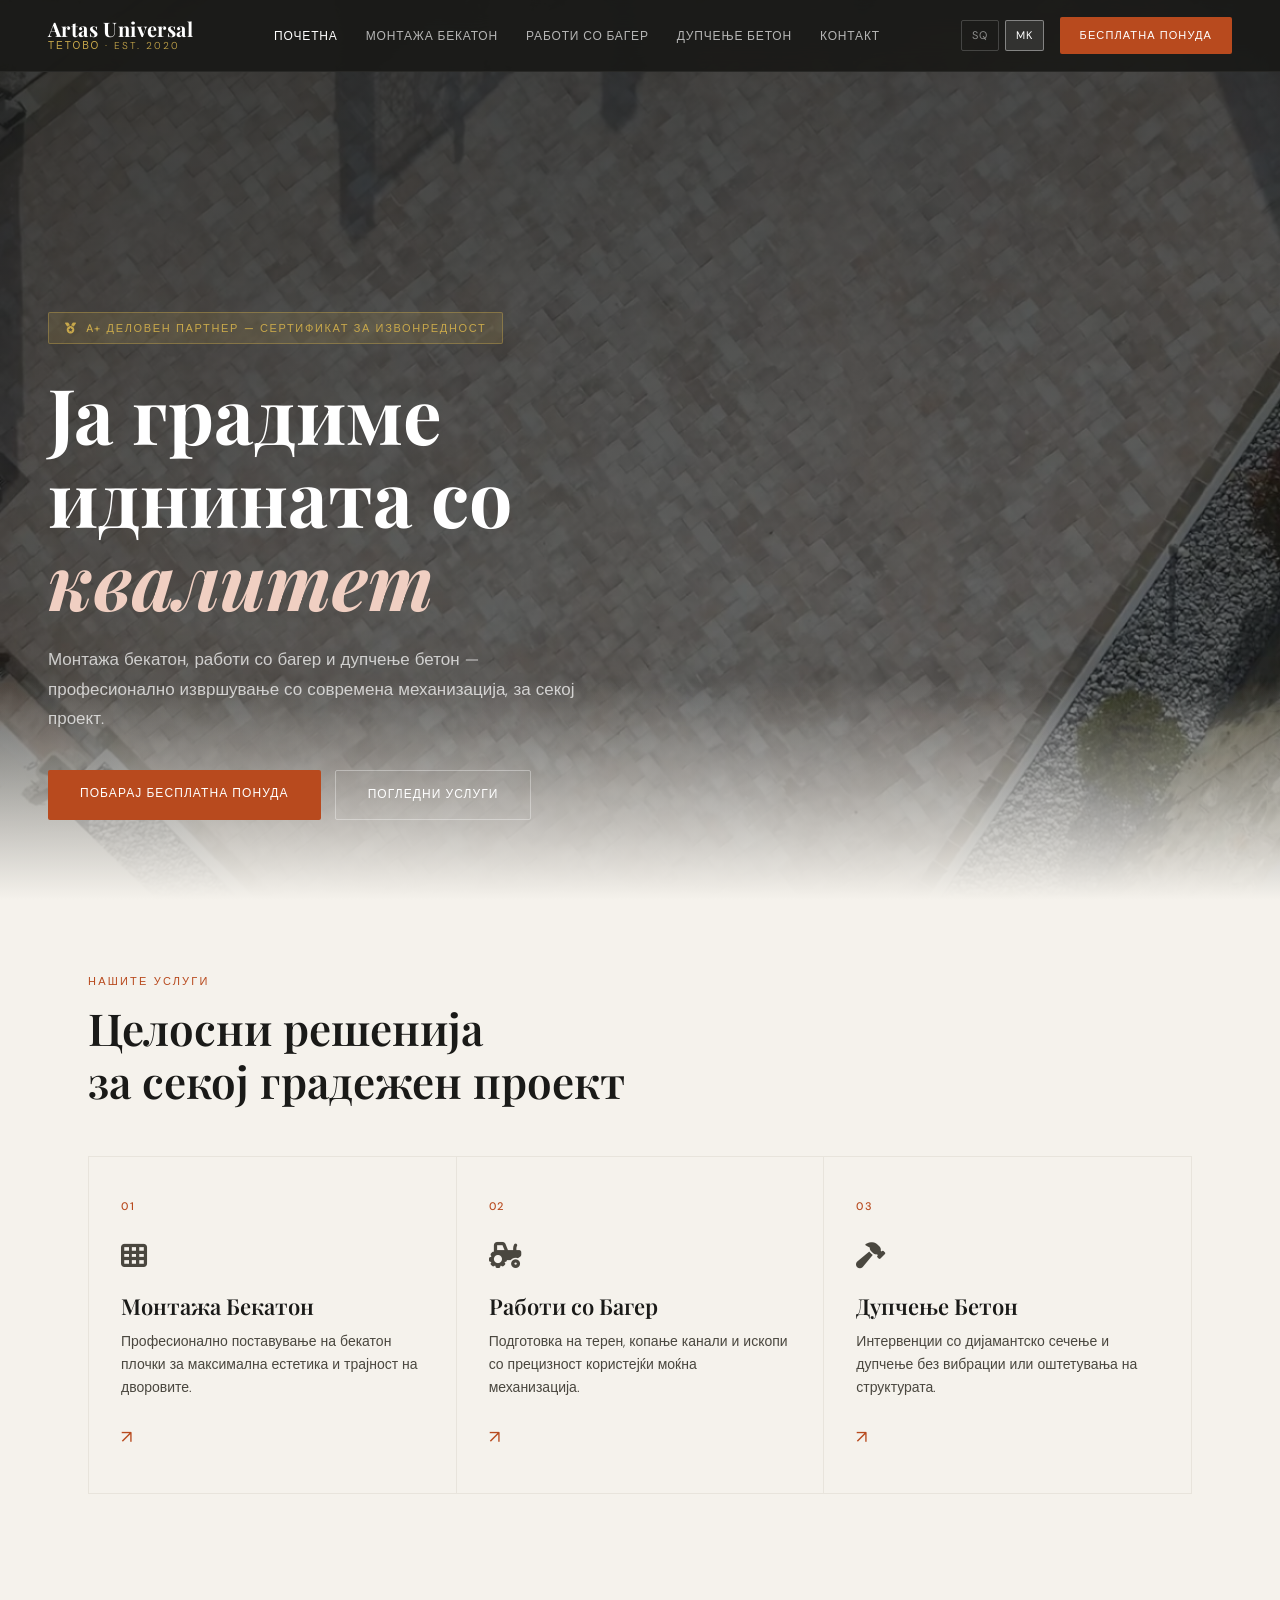
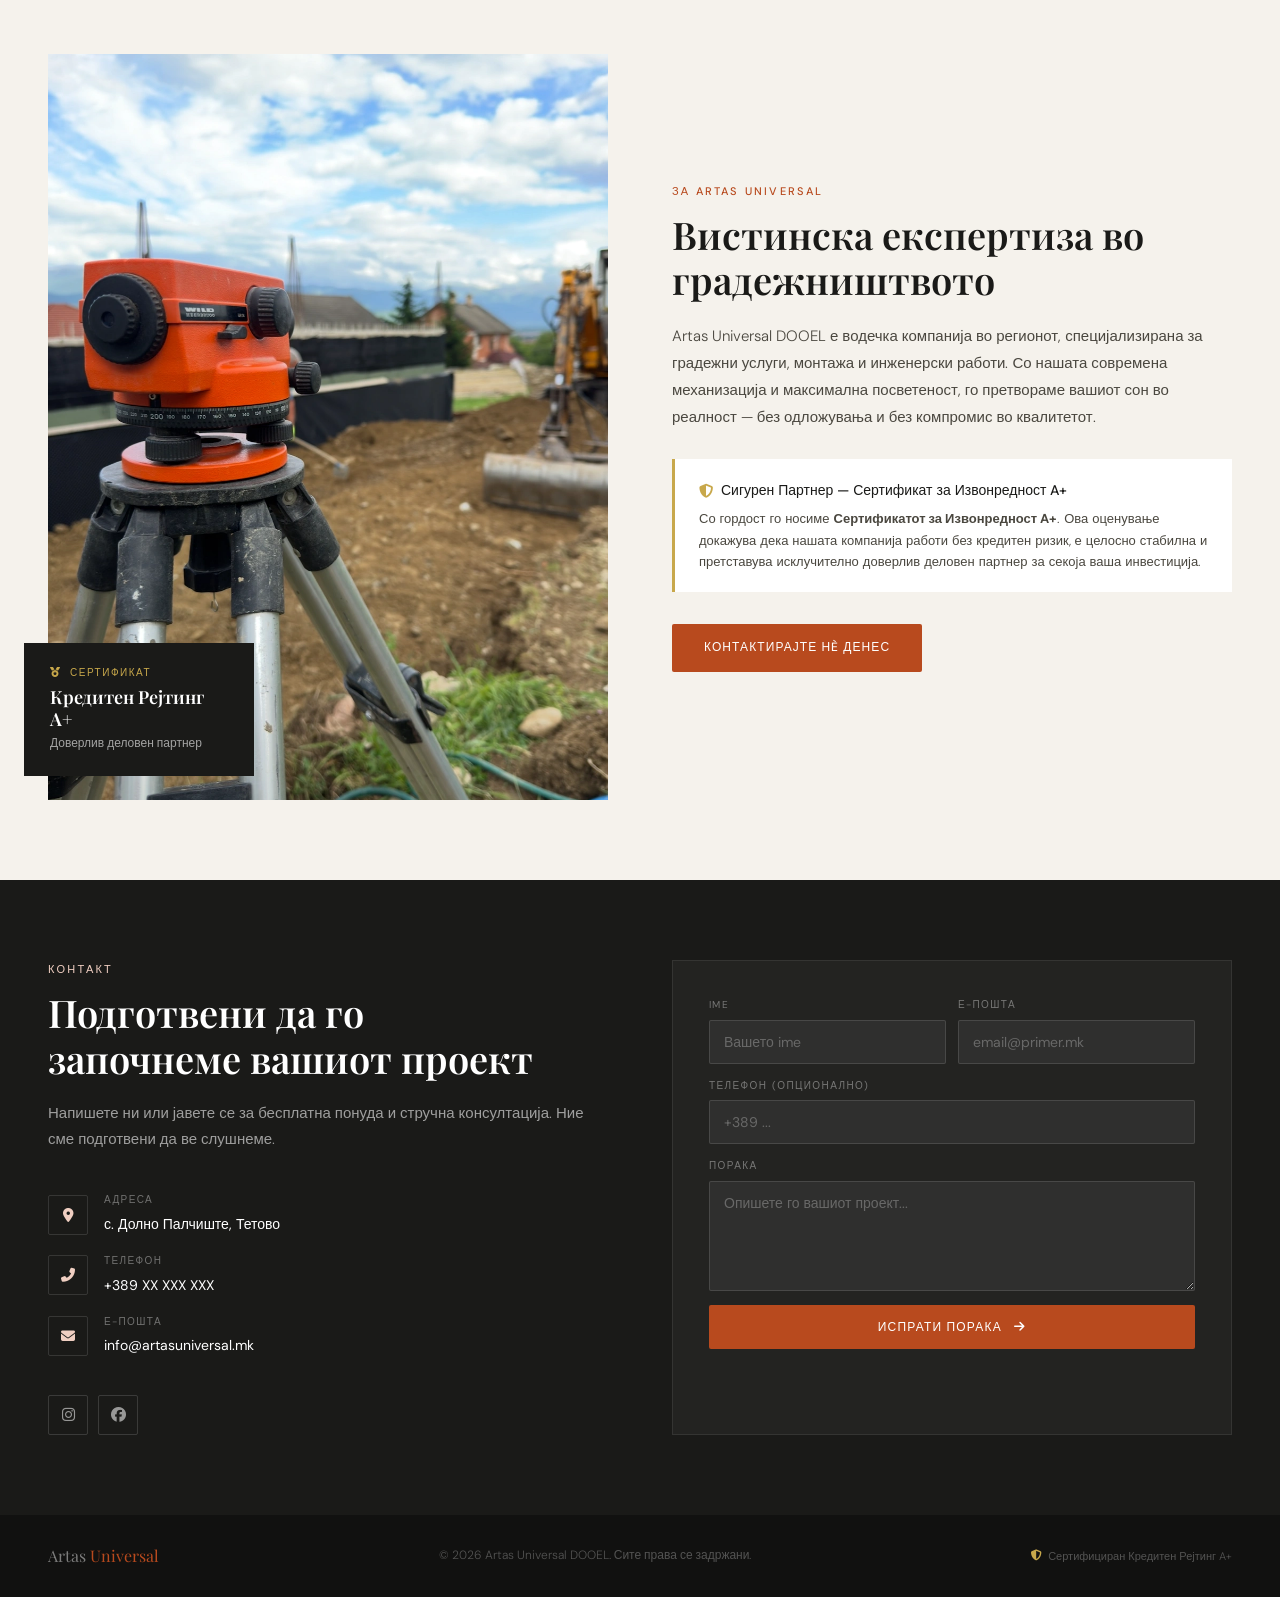
<file: mk/index.html>
<!DOCTYPE html>
<html lang="mk">
<head>
  <meta charset="UTF-8">
  <meta name="viewport" content="width=device-width, initial-scale=1.0">
  <title>Artas Universal — Професионални Градежни Услуги, Тетово</title>
  <meta name="description" content="Artas Universal — Кредитен рејтинг A+. Монтажа бекатон, работи со багер, дупчење бетон во Тетово.">
  <link rel="stylesheet" href="../style.css">
  <link rel="stylesheet" href="https://cdnjs.cloudflare.com/ajax/libs/font-awesome/6.4.0/css/all.min.css">
</head>
<body>

<nav>
  <div class="nav-inner">
    <a href="index.html" class="logo-wrap">
      <span class="logo-main">Artas Universal</span>
      <span class="logo-sub">Тетово · Est. 2020</span>
    </a>
    <ul class="nav-links">
      <li><a href="index.html" class="active">Почетна</a></li>
      <li><a href="bekaton.html">Монтажа Бекатон</a></li>
      <li><a href="eskavator.html">Работи со Багер</a></li>
      <li><a href="shpuarje.html">Дупчење Бетон</a></li>
      <li><a href="index.html#kontakt">Контакт</a></li>
    </ul>
    <div class="nav-right">
      <div class="lang-switch">
        <a href="../sq/index.html" class="lang-btn">SQ</a>
        <a href="../mk/index.html" class="lang-btn active">MK</a>
      </div>
      <a href="#kontakt" class="nav-cta">Бесплатна Понуда</a>
    </div>
  </div>
</nav>

<!-- HERO -->
<section class="hero" style="background-image: linear-gradient(165deg, rgba(26,26,24,0.82) 0%, rgba(26,26,24,0.5) 100%), url('../IMG_2618.webp');">
  <div class="hero-inner">
    <div class="hero-badge">
      <i class="fas fa-medal"></i>
      A+ Деловен Партнер — Сертификат за Извонредност
    </div>
    <h1>Ја градиме<br>иднината со <em>квалитет</em></h1>
    <p class="hero-desc">Монтажа бекатон, работи со багер и дупчење бетон — професионално извршување со современа механизација, за секој проект.</p>
    <div class="hero-actions">
      <a href="#kontakt" class="btn-primary">Побарај Бесплатна Понуда</a>
      <a href="#uslugi" class="btn-ghost">Погледни Услуги</a>
    </div>
  </div>
</section>

<!-- SERVICES -->
<section id="uslugi" class="services-section">
  <span class="overline">Нашите Услуги</span>
  <h2 class="section-title">Целосни решенија<br>за секој градежен проект</h2>
  <div class="services-grid">
    <a href="bekaton.html" class="service-tile">
      <span class="tile-num">01</span>
      <div class="tile-icon"><i class="fas fa-th"></i></div>
      <h3>Монтажа Бекатон</h3>
      <p>Професионално поставување на бекатон плочки за максимална естетика и трајност на дворовите.</p>
      <span class="tile-arrow">↗</span>
    </a>
    <a href="eskavator.html" class="service-tile">
      <span class="tile-num">02</span>
      <div class="tile-icon"><i class="fas fa-tractor"></i></div>
      <h3>Работи со Багер</h3>
      <p>Подготовка на терен, копање канали и ископи со прецизност користејќи моќна механизација.</p>
      <span class="tile-arrow">↗</span>
    </a>
    <a href="shpuarje.html" class="service-tile">
      <span class="tile-num">03</span>
      <div class="tile-icon"><i class="fas fa-hammer"></i></div>
      <h3>Дупчење Бетон</h3>
      <p>Интервенции со дијамантско сечење и дупчење без вибрации или оштетувања на структурата.</p>
      <span class="tile-arrow">↗</span>
    </a>
  </div>
</section>

<!-- ABOUT -->
<section id="za-nas" class="about-section">
  <div class="about-inner">
    <div class="about-img-wrap">
      <img src="../IMG_2614.webp" alt="Artas Universal — Тим">
      <div class="about-badge">
        <p class="badge-label"><i class="fas fa-medal" style="color:var(--gold);margin-right:4px;"></i> Сертификат</p>
        <p class="badge-title">Кредитен Рејтинг A+</p>
        <p class="badge-sub">Доверлив деловен партнер</p>
      </div>
    </div>
    <div class="about-text">
      <span class="overline">За Artas Universal</span>
      <h2>Вистинска експертиза во градежништвото</h2>
      <p>Artas Universal DOOEL е водечка компанија во регионот, специјализирана за градежни услуги, монтажа и инженерски работи. Со нашата современа механизација и максимална посветеност, го претвораме вашиот сон во реалност — без одложувања и без компромис во квалитетот.</p>
      <div class="cert-block">
        <h4><i class="fas fa-shield-alt"></i> Сигурен Партнер — Сертификат за Извонредност A+</h4>
        <p>Со гордост го носиме <strong>Сертификатот за Извонредност A+</strong>. Ова оценување докажува дека нашата компанија работи без кредитен ризик, е целосно стабилна и претставува исклучително доверлив деловен партнер за секоја ваша инвестиција.</p>
      </div>
      <a href="#kontakt" class="btn-primary">Контактирајте Нè Денес</a>
    </div>
  </div>
</section>

<!-- CONTACT -->
<section id="kontakt" class="contact-section">
  <div class="contact-inner">
    <div class="contact-left">
      <span class="overline" style="color:var(--rust-light);">Контакт</span>
      <h2>Подготвени да го<br>започнеме вашиот проект</h2>
      <p>Напишете ни или јавете се за бесплатна понуда и стручна консултација. Ние сме подготвени да ве слушнеме.</p>
      <div class="contact-items">
        <div class="ci">
          <div class="ci-icon"><i class="fas fa-map-marker-alt"></i></div>
          <div class="ci-text"><span>Адреса</span><strong>с. Долно Палчиште, Тетово</strong></div>
        </div>
        <div class="ci">
          <div class="ci-icon"><i class="fas fa-phone-alt"></i></div>
          <div class="ci-text"><span>Телефон</span><strong>+389 XX XXX XXX</strong></div>
        </div>
        <div class="ci">
          <div class="ci-icon"><i class="fas fa-envelope"></i></div>
          <div class="ci-text"><span>Е-пошта</span><strong>info@artasuniversal.mk</strong></div>
        </div>
      </div>
      <div class="social-row">
        <a href="https://www.instagram.com/artasuniversal/" target="_blank" class="soc-btn"><i class="fab fa-instagram"></i></a>
        <a href="#" class="soc-btn"><i class="fab fa-facebook"></i></a>
      </div>
    </div>
    <div class="contact-form-wrap">
      <form action="https://api.web3forms.com/submit" method="POST">
        <input type="hidden" name="access_key" value="KODI_YTE_KETU">
        <div class="form-row">
          <div class="form-group"><label>Ime</label><input type="text" name="name" placeholder="Вашето ime" required></div>
          <div class="form-group"><label>Е-пошта</label><input type="email" name="email" placeholder="email@primer.mk" required></div>
        </div>
        <div class="form-group"><label>Телефон (опционално)</label><input type="text" name="phone" placeholder="+389 ..."></div>
        <div class="form-group"><label>Порака</label><textarea name="message" placeholder="Опишете го вашиот проект..." required></textarea></div>
        <button type="submit" class="form-submit">Испрати Порака <i class="fas fa-arrow-right" style="margin-left:8px;"></i></button>
      </form>
    </div>
  </div>
</section>

<footer>
  <div class="footer-inner">
    <div class="footer-logo">Artas <span>Universal</span></div>
    <p>&copy; 2026 Artas Universal DOOEL. Сите права се задржани.</p>
    <p class="footer-cert"><i class="fas fa-shield-alt"></i> Сертифициран Кредитен Рејтинг A+</p>
  </div>
</footer>

</body>
</html>
</file>
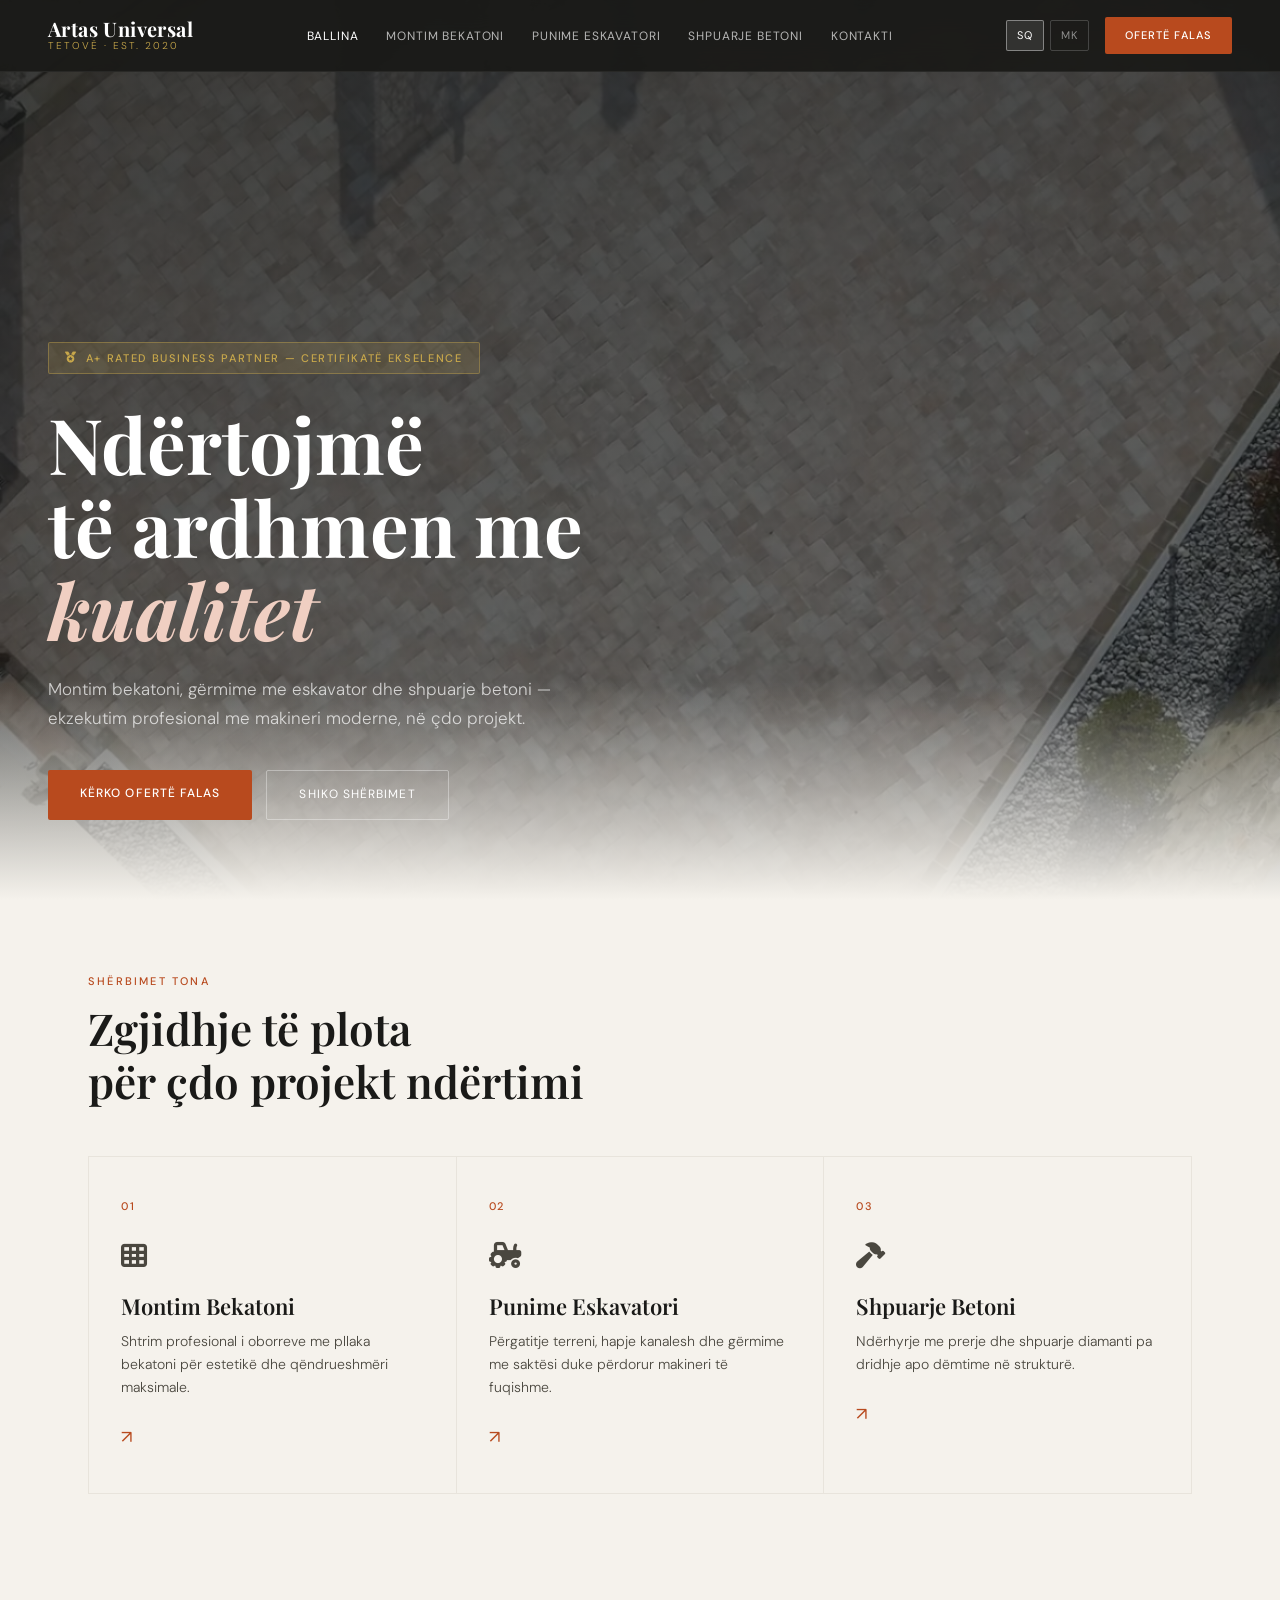
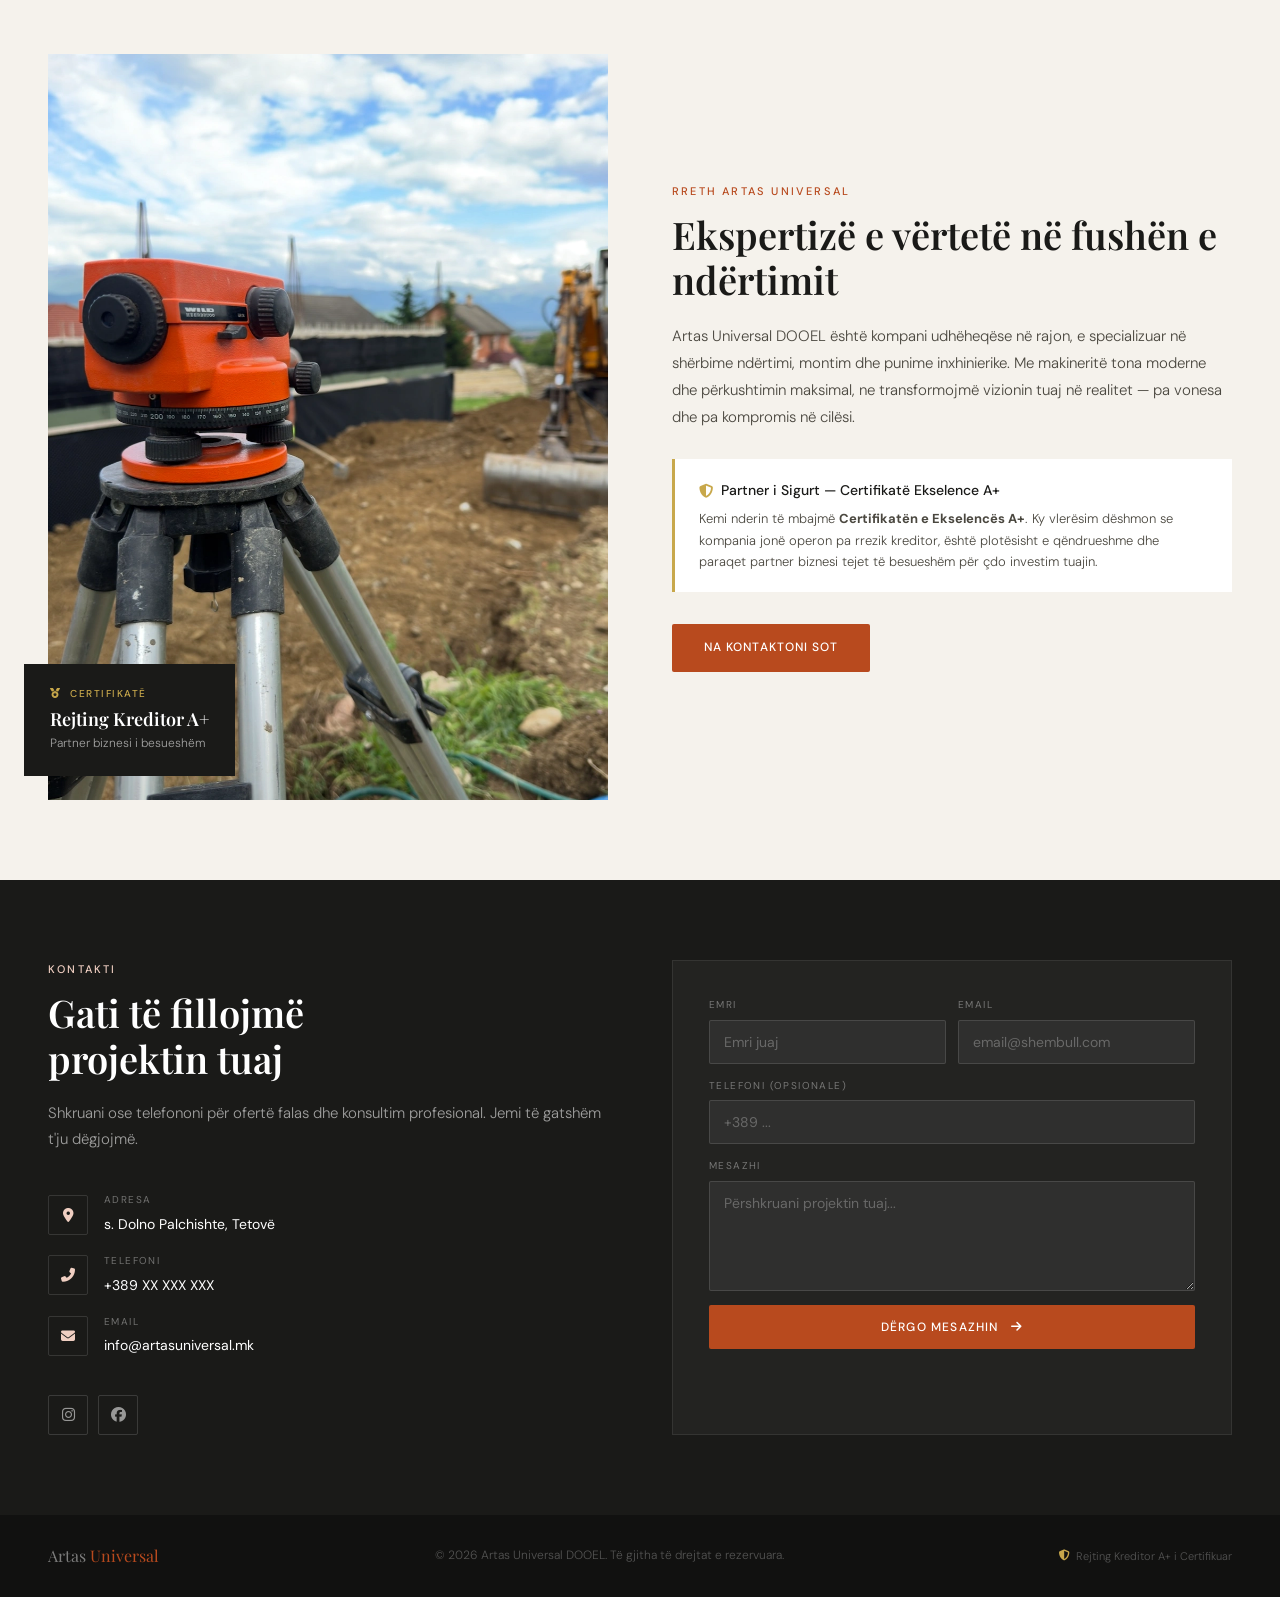
<file: sq/index.html>
<!DOCTYPE html>
<html lang="sq">
<head>
  <meta charset="UTF-8">
  <meta name="viewport" content="width=device-width, initial-scale=1.0">
  <title>Artas Universal — Shërbime Profesionale Ndërtimi, Tetovë</title>
  <meta name="description" content="Artas Universal — Rejting A+. Montim bekatoni, punime eskavatori, shpuarje betoni në Tetovë.">
  <link rel="stylesheet" href="../style.css">
  <link rel="stylesheet" href="https://cdnjs.cloudflare.com/ajax/libs/font-awesome/6.4.0/css/all.min.css">
</head>
<body>

<nav>
  <div class="nav-inner">
    <a href="index.html" class="logo-wrap">
      <span class="logo-main">Artas Universal</span>
      <span class="logo-sub">Tetovë · Est. 2020</span>
    </a>
    <ul class="nav-links">
      <li><a href="index.html" class="active">Ballina</a></li>
      <li><a href="bekaton.html">Montim Bekatoni</a></li>
      <li><a href="eskavator.html">Punime Eskavatori</a></li>
      <li><a href="shpuarje.html">Shpuarje Betoni</a></li>
      <li><a href="index.html#kontakti">Kontakti</a></li>
    </ul>
    <div class="nav-right">
      <div class="lang-switch">
        <a href="../sq/index.html" class="lang-btn active">SQ</a>
        <a href="../mk/index.html" class="lang-btn">MK</a>
      </div>
      <a href="#kontakti" class="nav-cta">Ofertë Falas</a>
    </div>
  </div>
</nav>

<!-- HERO -->
<section class="hero" style="background-image: linear-gradient(165deg, rgba(26,26,24,0.82) 0%, rgba(26,26,24,0.5) 100%), url('../IMG_2618.webp');">
  <div class="hero-inner">
    <div class="hero-badge">
      <i class="fas fa-medal"></i>
      A+ Rated Business Partner — Certifikatë Ekselence
    </div>
    <h1>Ndërtojmë<br>të ardhmen me <em>kualitet</em></h1>
    <p class="hero-desc">Montim bekatoni, gërmime me eskavator dhe shpuarje betoni — ekzekutim profesional me makineri moderne, në çdo projekt.</p>
    <div class="hero-actions">
      <a href="#kontakti" class="btn-primary">Kërko Ofertë Falas</a>
      <a href="#sherbimet" class="btn-ghost">Shiko Shërbimet</a>
    </div>
  </div>
</section>

<!-- SERVICES -->
<section id="sherbimet" class="services-section">
  <span class="overline">Shërbimet Tona</span>
  <h2 class="section-title">Zgjidhje të plota<br>për çdo projekt ndërtimi</h2>
  <div class="services-grid">
    <a href="bekaton.html" class="service-tile">
      <span class="tile-num">01</span>
      <div class="tile-icon"><i class="fas fa-th"></i></div>
      <h3>Montim Bekatoni</h3>
      <p>Shtrim profesional i oborreve me pllaka bekatoni për estetikë dhe qëndrueshmëri maksimale.</p>
      <span class="tile-arrow">↗</span>
    </a>
    <a href="eskavator.html" class="service-tile">
      <span class="tile-num">02</span>
      <div class="tile-icon"><i class="fas fa-tractor"></i></div>
      <h3>Punime Eskavatori</h3>
      <p>Përgatitje terreni, hapje kanalesh dhe gërmime me saktësi duke përdorur makineri të fuqishme.</p>
      <span class="tile-arrow">↗</span>
    </a>
    <a href="shpuarje.html" class="service-tile">
      <span class="tile-num">03</span>
      <div class="tile-icon"><i class="fas fa-hammer"></i></div>
      <h3>Shpuarje Betoni</h3>
      <p>Ndërhyrje me prerje dhe shpuarje diamanti pa dridhje apo dëmtime në strukturë.</p>
      <span class="tile-arrow">↗</span>
    </a>
  </div>
</section>

<!-- ABOUT -->
<section id="rreth-nesh" class="about-section">
  <div class="about-inner">
    <div class="about-img-wrap">
      <img src="../IMG_2614.webp" alt="Artas Universal — Ekipi">
      <div class="about-badge">
        <p class="badge-label"><i class="fas fa-medal" style="color:var(--gold);margin-right:4px;"></i> Certifikatë</p>
        <p class="badge-title">Rejting Kreditor A+</p>
        <p class="badge-sub">Partner biznesi i besueshëm</p>
      </div>
    </div>
    <div class="about-text">
      <span class="overline">Rreth Artas Universal</span>
      <h2>Ekspertizë e vërtetë në fushën e ndërtimit</h2>
      <p>Artas Universal DOOEL është kompani udhëheqëse në rajon, e specializuar në shërbime ndërtimi, montim dhe punime inxhinierike. Me makineritë tona moderne dhe përkushtimin maksimal, ne transformojmë vizionin tuaj në realitet — pa vonesa dhe pa kompromis në cilësi.</p>
      <div class="cert-block">
        <h4><i class="fas fa-shield-alt"></i> Partner i Sigurt — Certifikatë Ekselence A+</h4>
        <p>Kemi nderin të mbajmë <strong>Certifikatën e Ekselencës A+</strong>. Ky vlerësim dëshmon se kompania jonë operon pa rrezik kreditor, është plotësisht e qëndrueshme dhe paraqet partner biznesi tejet të besueshëm për çdo investim tuajin.</p>
      </div>
      <a href="#kontakti" class="btn-primary">Na Kontaktoni Sot</a>
    </div>
  </div>
</section>

<!-- CONTACT -->
<section id="kontakti" class="contact-section">
  <div class="contact-inner">
    <div class="contact-left">
      <span class="overline" style="color:var(--rust-light);">Kontakti</span>
      <h2>Gati të fillojmë<br>projektin tuaj</h2>
      <p>Shkruani ose telefononi për ofertë falas dhe konsultim profesional. Jemi të gatshëm t'ju dëgjojmë.</p>
      <div class="contact-items">
        <div class="ci">
          <div class="ci-icon"><i class="fas fa-map-marker-alt"></i></div>
          <div class="ci-text"><span>Adresa</span><strong>s. Dolno Palchishte, Tetovë</strong></div>
        </div>
        <div class="ci">
          <div class="ci-icon"><i class="fas fa-phone-alt"></i></div>
          <div class="ci-text"><span>Telefoni</span><strong>+389 XX XXX XXX</strong></div>
        </div>
        <div class="ci">
          <div class="ci-icon"><i class="fas fa-envelope"></i></div>
          <div class="ci-text"><span>Email</span><strong>info@artasuniversal.mk</strong></div>
        </div>
      </div>
      <div class="social-row">
        <a href="https://www.instagram.com/artasuniversal/" target="_blank" class="soc-btn"><i class="fab fa-instagram"></i></a>
        <a href="#" class="soc-btn"><i class="fab fa-facebook"></i></a>
      </div>
    </div>
    <div class="contact-form-wrap">
      <form action="https://api.web3forms.com/submit" method="POST">
        <input type="hidden" name="access_key" value="KODI_YTE_KETU">
        <div class="form-row">
          <div class="form-group"><label>Emri</label><input type="text" name="name" placeholder="Emri juaj" required></div>
          <div class="form-group"><label>Email</label><input type="email" name="email" placeholder="email@shembull.com" required></div>
        </div>
        <div class="form-group"><label>Telefoni (opsionale)</label><input type="text" name="phone" placeholder="+389 ..."></div>
        <div class="form-group"><label>Mesazhi</label><textarea name="message" placeholder="Përshkruani projektin tuaj..." required></textarea></div>
        <button type="submit" class="form-submit">Dërgo Mesazhin <i class="fas fa-arrow-right" style="margin-left:8px;"></i></button>
      </form>
    </div>
  </div>
</section>

<footer>
  <div class="footer-inner">
    <div class="footer-logo">Artas <span>Universal</span></div>
    <p>&copy; 2026 Artas Universal DOOEL. Të gjitha të drejtat e rezervuara.</p>
    <p class="footer-cert"><i class="fas fa-shield-alt"></i> Rejting Kreditor A+ i Certifikuar</p>
  </div>
</footer>

</body>
</html>
</file>
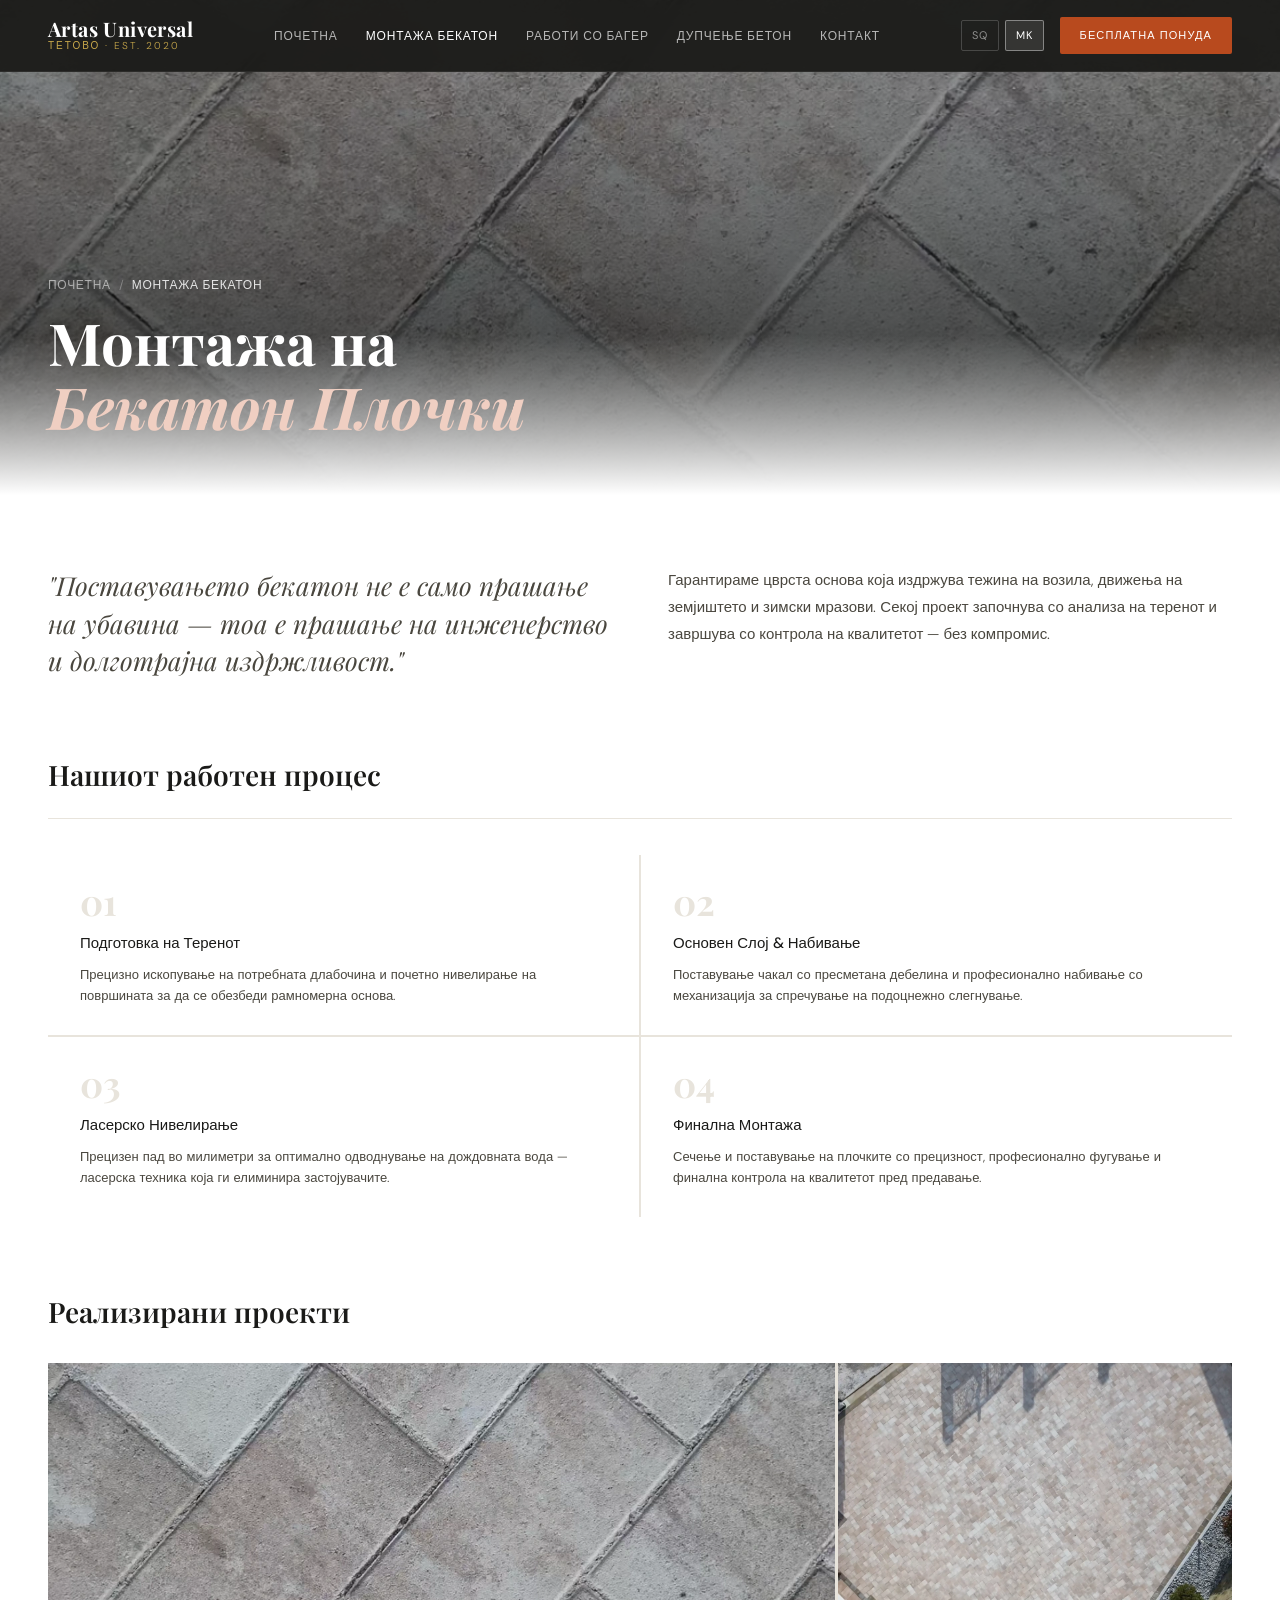
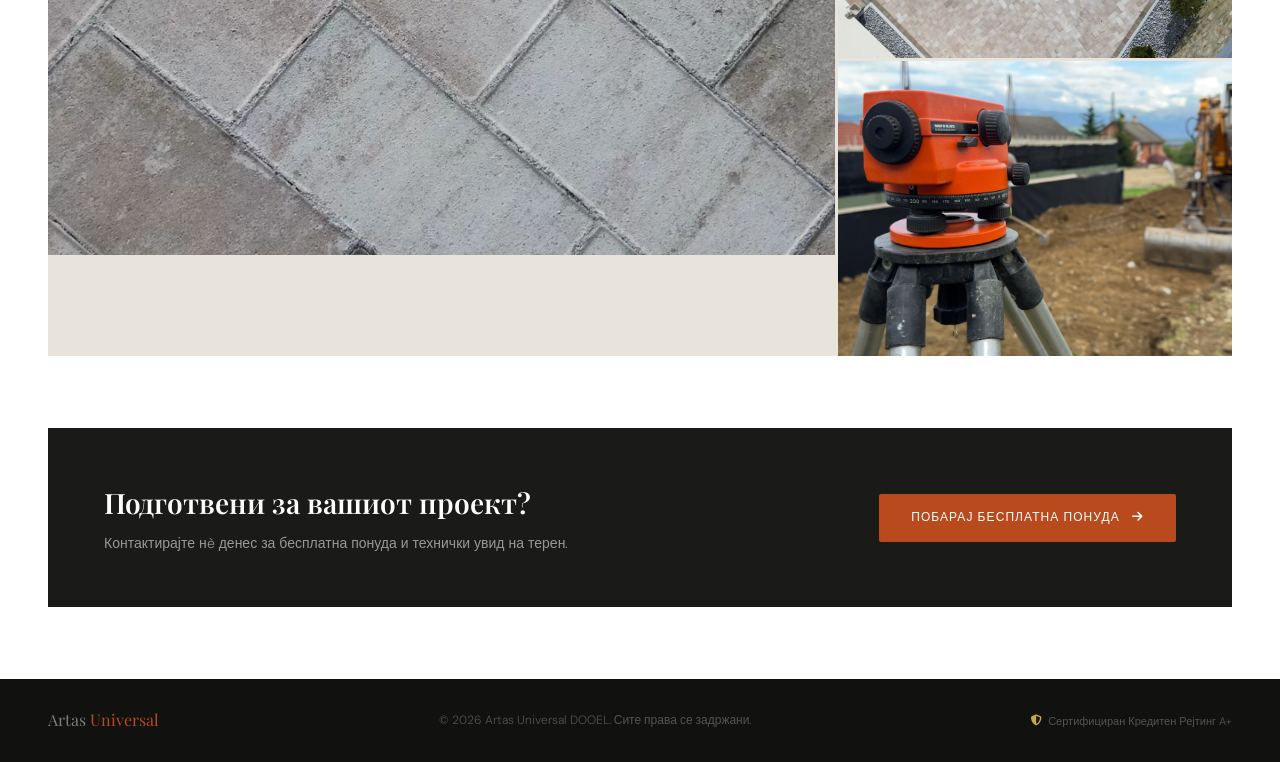
<file: mk/bekaton (1).html>
<!DOCTYPE html>
<html lang="mk">
<head>
  <meta charset="UTF-8">
  <meta name="viewport" content="width=device-width, initial-scale=1.0">
  <title>Монтажа Бекатон — Artas Universal</title>
  <meta name="description" content="Професионално поставување бекатон плочки. Ласерско нивелирање, цврста основа, гаранција за квалитет. Artas Universal, Тетово.">
  <link rel="stylesheet" href="../style.css">
  <link rel="stylesheet" href="https://cdnjs.cloudflare.com/ajax/libs/font-awesome/6.4.0/css/all.min.css">
</head>
<body>

<nav>
  <div class="nav-inner">
    <a href="index.html" class="logo-wrap">
      <span class="logo-main">Artas Universal</span>
      <span class="logo-sub">Тетово · Est. 2020</span>
    </a>
    <ul class="nav-links">
      <li><a href="index.html">Почетна</a></li>
      <li><a href="bekaton.html" class="active">Монтажа Бекатон</a></li>
      <li><a href="eskavator.html">Работи со Багер</a></li>
      <li><a href="shpuarje.html">Дупчење Бетон</a></li>
      <li><a href="index.html#kontakt">Контакт</a></li>
    </ul>
    <div class="nav-right">
      <div class="lang-switch">
        <a href="../sq/bekaton.html" class="lang-btn">SQ</a>
        <a href="bekaton.html" class="lang-btn active">MK</a>
      </div>
      <a href="index.html#kontakt" class="nav-cta">Бесплатна Понуда</a>
    </div>
  </div>
</nav>

<!-- HERO -->
<section class="service-hero" style="background-image: url('../IMG_2617.webp'); padding-top: calc(var(--nav-h) + 60px);">
  <div class="service-hero-inner">
    <div class="breadcrumb">
      <a href="index.html">Почетна</a>
      <span>/</span>
      <a href="bekaton.html" style="color:rgba(255,255,255,0.85);">Монтажа Бекатон</a>
    </div>
    <h1>Монтажа на<br><em>Бекатон Плочки</em></h1>
  </div>
</section>

<!-- CONTENT -->
<section class="service-content">
  <div class="service-content-inner">

    <div class="intro-grid">
      <p class="intro-lead">"Поставувањето бекатон не е само прашање на убавина — тоа е прашање на инженерство и долготрајна издржливост."</p>
      <p class="intro-body">Гарантираме цврста основа која издржува тежина на возила, движења на земјиштето и зимски мразови. Секој проект започнува со анализа на теренот и завршува со контрола на квалитетот — без компромис.</p>
    </div>

    <h3 class="process-title">Нашиот работен процес</h3>
    <div class="process-steps">
      <div class="step">
        <div class="step-num">01</div>
        <h4>Подготовка на Теренот</h4>
        <p>Прецизно ископување на потребната длабочина и почетно нивелирање на површината за да се обезбеди рамномерна основа.</p>
      </div>
      <div class="step">
        <div class="step-num">02</div>
        <h4>Основен Слој & Набивање</h4>
        <p>Поставување чакал со пресметана дебелина и професионално набивање со механизација за спречување на подоцнежно слегнување.</p>
      </div>
      <div class="step">
        <div class="step-num">03</div>
        <h4>Ласерско Нивелирање</h4>
        <p>Прецизен пад во милиметри за оптимално одводнување на дождовната вода — ласерска техника која ги елиминира застојувачите.</p>
      </div>
      <div class="step">
        <div class="step-num">04</div>
        <h4>Финална Монтажа</h4>
        <p>Сечење и поставување на плочките со прецизност, професионално фугување и финална контрола на квалитетот пред предавање.</p>
      </div>
    </div>

    <h3 class="gallery-title">Реализирани проекти</h3>
    <div class="gallery-grid">
      <img class="main-img" src="../IMG_2617.webp" alt="Завршен бекатон проект">
      <div class="side-imgs">
        <img src="../IMG_2618.webp" alt="Детаљ бекатон">
        <img src="../IMG_2614.webp" alt="Работа на тим">
      </div>
    </div>

    <div class="cta-strip">
      <div>
        <h3>Подготвени за вашиот проект?</h3>
        <p>Контактирајте нè денес за бесплатна понуда и технички увид на терен.</p>
      </div>
      <a href="index.html#kontakt" class="btn-primary" style="white-space:nowrap;">Побарај Бесплатна Понуда <i class="fas fa-arrow-right" style="margin-left:8px;"></i></a>
    </div>

  </div>
</section>

<footer>
  <div class="footer-inner">
    <div class="footer-logo">Artas <span>Universal</span></div>
    <p>&copy; 2026 Artas Universal DOOEL. Сите права се задржани.</p>
    <p class="footer-cert"><i class="fas fa-shield-alt"></i> Сертифициран Кредитен Рејтинг A+</p>
  </div>
</footer>

</body>
</html>
</file>
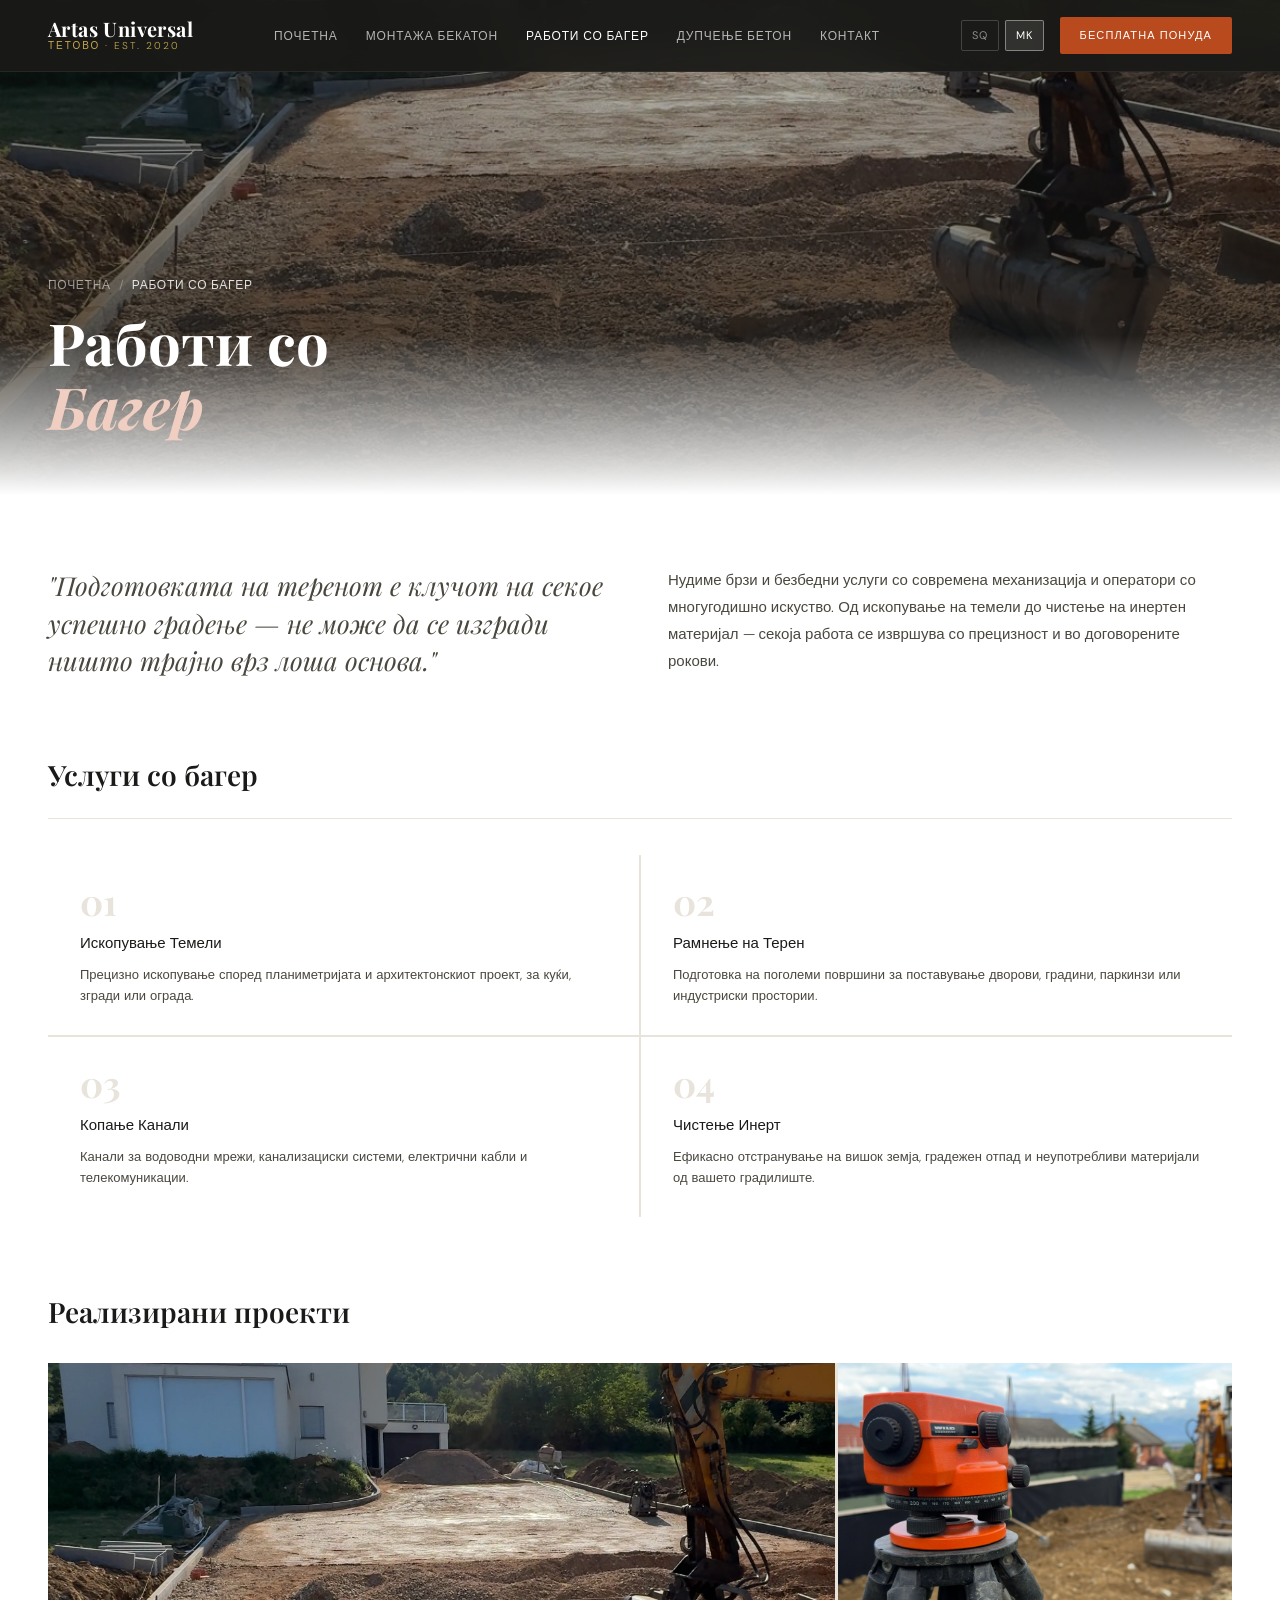
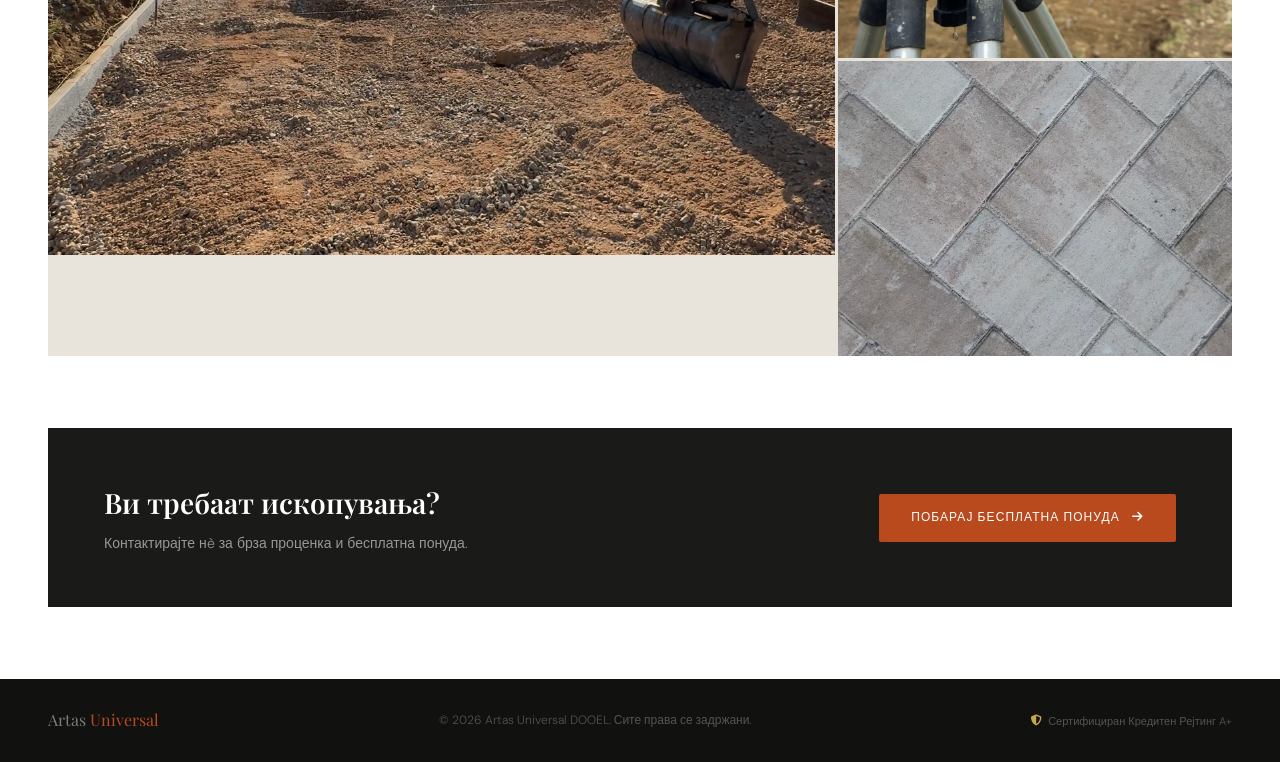
<file: mk/eskavator (1).html>
<!DOCTYPE html>
<html lang="mk">
<head>
  <meta charset="UTF-8">
  <meta name="viewport" content="width=device-width, initial-scale=1.0">
  <title>Работи со Багер — Artas Universal</title>
  <meta name="description" content="Ископување темели, рамнење терен, копање канали. Современа механизација, искусни оператори. Artas Universal, Тетово.">
  <link rel="stylesheet" href="../style.css">
  <link rel="stylesheet" href="https://cdnjs.cloudflare.com/ajax/libs/font-awesome/6.4.0/css/all.min.css">
</head>
<body>

<nav>
  <div class="nav-inner">
    <a href="index.html" class="logo-wrap">
      <span class="logo-main">Artas Universal</span>
      <span class="logo-sub">Тетово · Est. 2020</span>
    </a>
    <ul class="nav-links">
      <li><a href="index.html">Почетна</a></li>
      <li><a href="bekaton.html">Монтажа Бекатон</a></li>
      <li><a href="eskavator.html" class="active">Работи со Багер</a></li>
      <li><a href="shpuarje.html">Дупчење Бетон</a></li>
      <li><a href="index.html#kontakt">Контакт</a></li>
    </ul>
    <div class="nav-right">
      <div class="lang-switch">
        <a href="../sq/eskavator.html" class="lang-btn">SQ</a>
        <a href="eskavator.html" class="lang-btn active">MK</a>
      </div>
      <a href="index.html#kontakt" class="nav-cta">Бесплатна Понуда</a>
    </div>
  </div>
</nav>

<!-- HERO -->
<section class="service-hero" style="background-image: url('../IMG_2612.webp'); padding-top: calc(var(--nav-h) + 60px);">
  <div class="service-hero-inner">
    <div class="breadcrumb">
      <a href="index.html">Почетна</a>
      <span>/</span>
      <a href="eskavator.html" style="color:rgba(255,255,255,0.85);">Работи со Багер</a>
    </div>
    <h1>Работи со<br><em>Багер</em></h1>
  </div>
</section>

<!-- CONTENT -->
<section class="service-content">
  <div class="service-content-inner">

    <div class="intro-grid">
      <p class="intro-lead">"Подготовката на теренот е клучот на секое успешно градење — не може да се изгради ништо трајно врз лоша основа."</p>
      <p class="intro-body">Нудиме брзи и безбедни услуги со современа механизација и оператори со многугодишно искуство. Од ископување на темели до чистење на инертен материјал — секоја работа се извршува со прецизност и во договорените рокови.</p>
    </div>

    <h3 class="process-title">Услуги со багер</h3>
    <div class="process-steps">
      <div class="step">
        <div class="step-num">01</div>
        <h4>Ископување Темели</h4>
        <p>Прецизно ископување според планиметријата и архитектонскиот проект, за куќи, згради или ограда.</p>
      </div>
      <div class="step">
        <div class="step-num">02</div>
        <h4>Рамнење на Терен</h4>
        <p>Подготовка на поголеми површини за поставување дворови, градини, паркинзи или индустриски простории.</p>
      </div>
      <div class="step">
        <div class="step-num">03</div>
        <h4>Копање Канали</h4>
        <p>Канали за водоводни мрежи, канализациски системи, електрични кабли и телекомуникации.</p>
      </div>
      <div class="step">
        <div class="step-num">04</div>
        <h4>Чистење Инерт</h4>
        <p>Ефикасно отстранување на вишок земја, градежен отпад и неупотребливи материјали од вашето градилиште.</p>
      </div>
    </div>

    <h3 class="gallery-title">Реализирани проекти</h3>
    <div class="gallery-grid">
      <img class="main-img" src="../IMG_2612.webp" alt="Работи со багер">
      <div class="side-imgs">
        <img src="../IMG_2614.webp" alt="Подготвен терен">
        <img src="../IMG_2617.webp" alt="Завршен проект">
      </div>
    </div>

    <div class="cta-strip">
      <div>
        <h3>Ви требаат ископувања?</h3>
        <p>Контактирајте нè за брза проценка и бесплатна понуда.</p>
      </div>
      <a href="index.html#kontakt" class="btn-primary" style="white-space:nowrap;">Побарај Бесплатна Понуда <i class="fas fa-arrow-right" style="margin-left:8px;"></i></a>
    </div>

  </div>
</section>

<footer>
  <div class="footer-inner">
    <div class="footer-logo">Artas <span>Universal</span></div>
    <p>&copy; 2026 Artas Universal DOOEL. Сите права се задржани.</p>
    <p class="footer-cert"><i class="fas fa-shield-alt"></i> Сертифициран Кредитен Рејтинг A+</p>
  </div>
</footer>

</body>
</html>
</file>
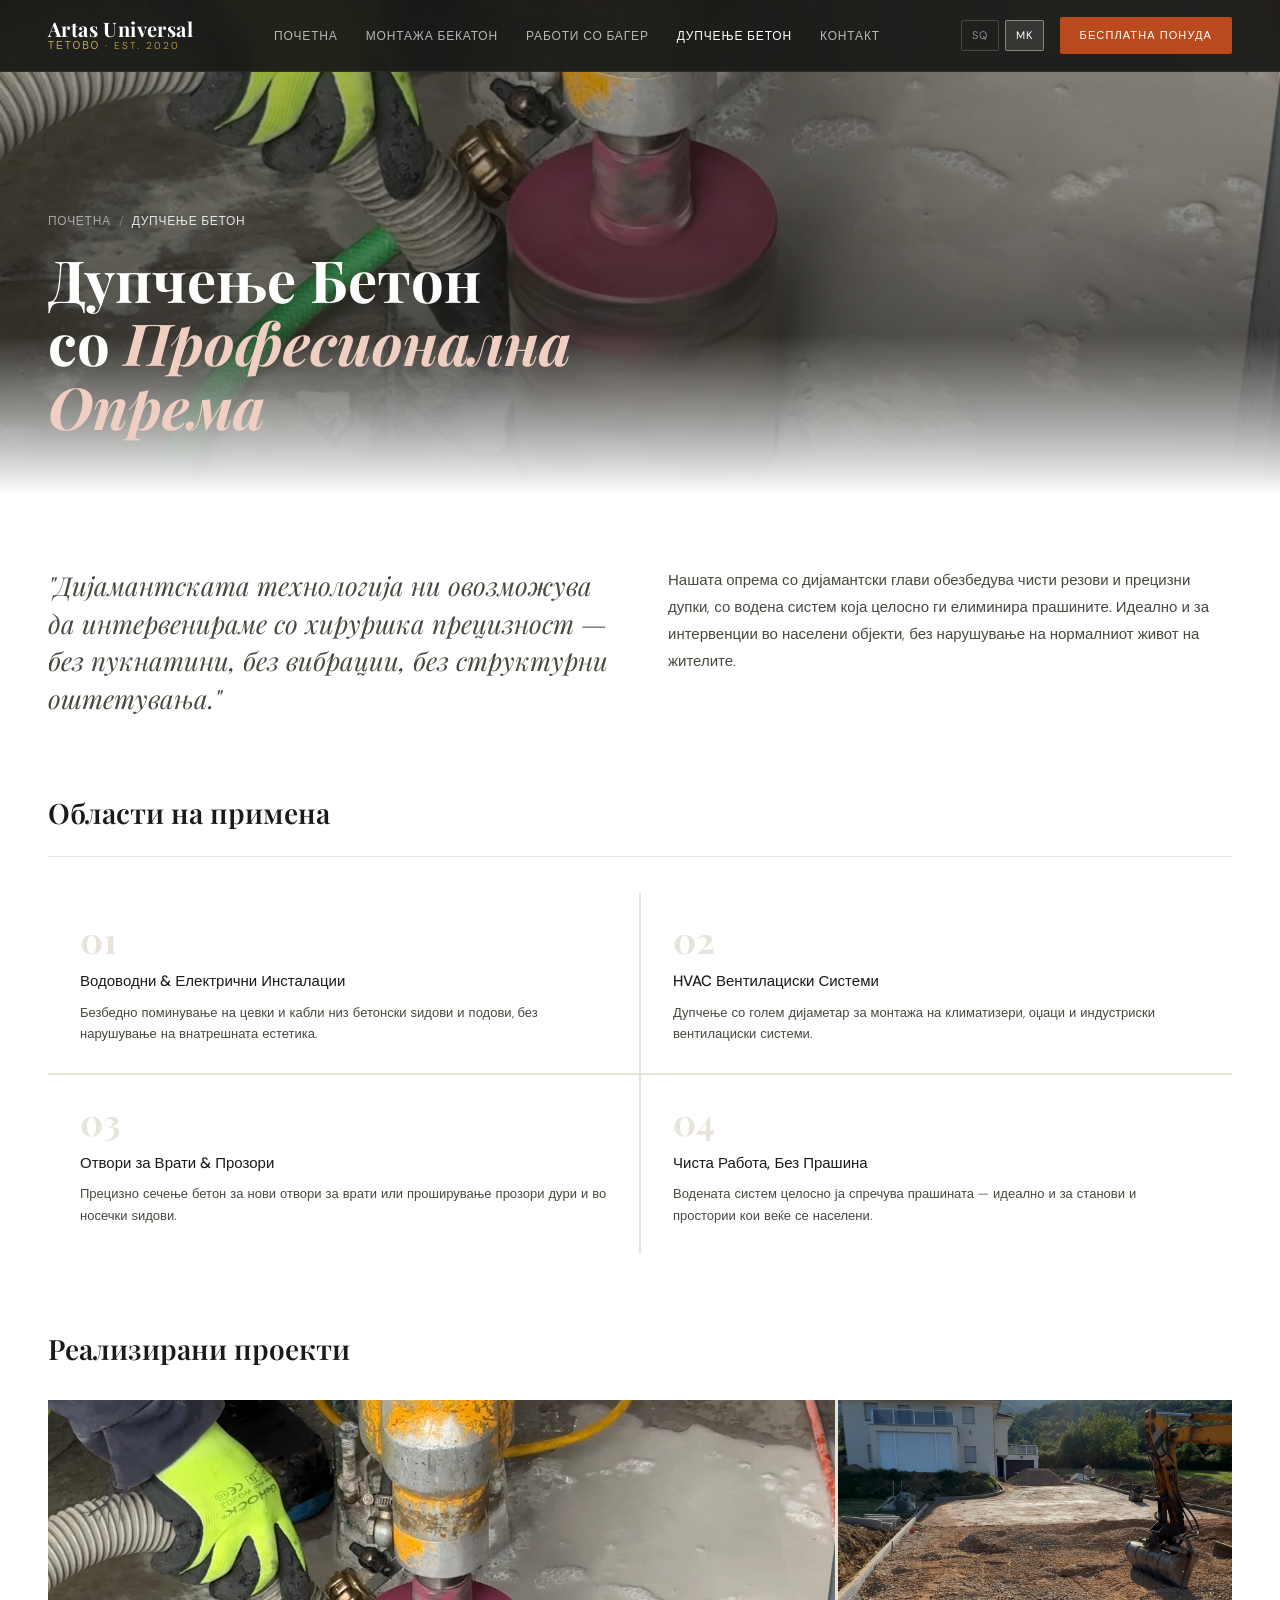
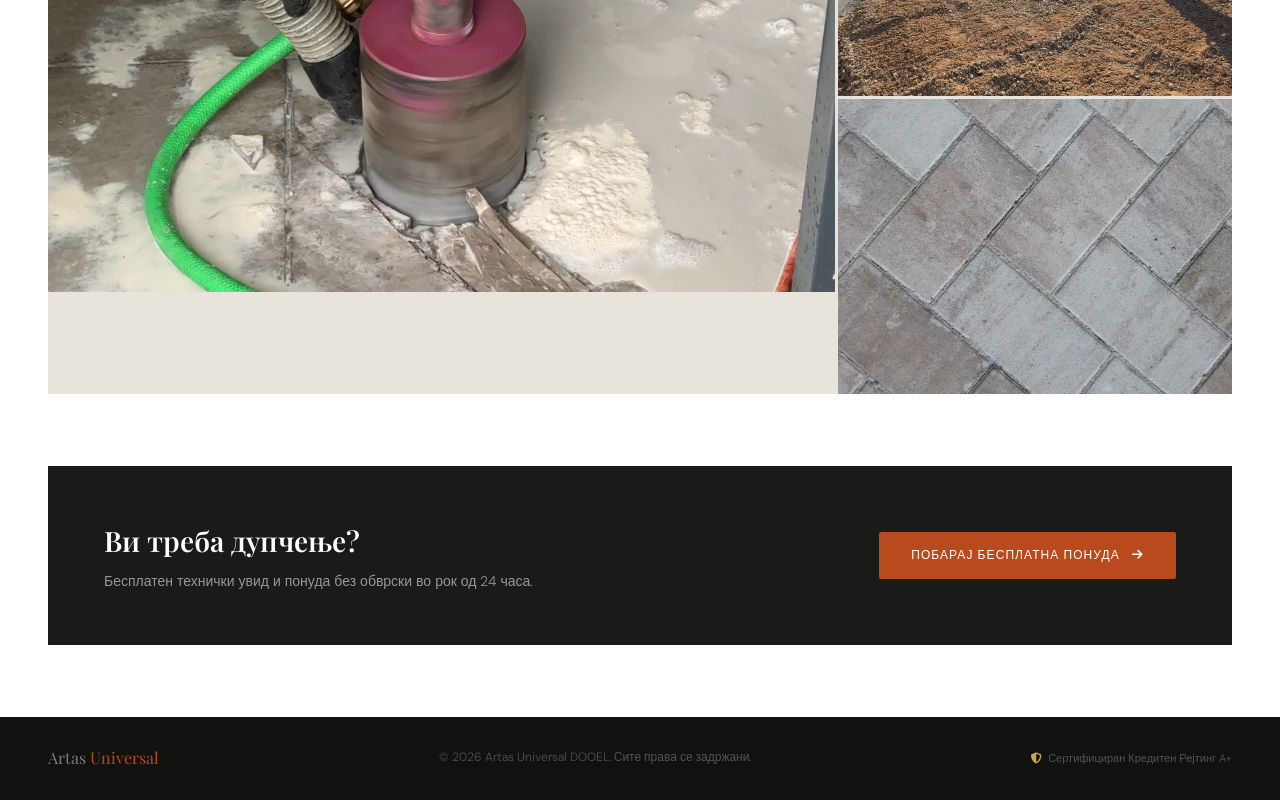
<file: mk/shpuarje (1).html>
<!DOCTYPE html>
<html lang="mk">
<head>
  <meta charset="UTF-8">
  <meta name="viewport" content="width=device-width, initial-scale=1.0">
  <title>Дупчење Бетон — Artas Universal</title>
  <meta name="description" content="Дупчење и сечење бетон со дијамантска технологија. Без прашина, без вибрации. Artas Universal, Тетово.">
  <link rel="stylesheet" href="../style.css">
  <link rel="stylesheet" href="https://cdnjs.cloudflare.com/ajax/libs/font-awesome/6.4.0/css/all.min.css">
</head>
<body>

<nav>
  <div class="nav-inner">
    <a href="index.html" class="logo-wrap">
      <span class="logo-main">Artas Universal</span>
      <span class="logo-sub">Тетово · Est. 2020</span>
    </a>
    <ul class="nav-links">
      <li><a href="index.html">Почетна</a></li>
      <li><a href="bekaton.html">Монтажа Бекатон</a></li>
      <li><a href="eskavator.html">Работи со Багер</a></li>
      <li><a href="shpuarje.html" class="active">Дупчење Бетон</a></li>
      <li><a href="index.html#kontakt">Контакт</a></li>
    </ul>
    <div class="nav-right">
      <div class="lang-switch">
        <a href="../sq/shpuarje.html" class="lang-btn">SQ</a>
        <a href="shpuarje.html" class="lang-btn active">MK</a>
      </div>
      <a href="index.html#kontakt" class="nav-cta">Бесплатна Понуда</a>
    </div>
  </div>
</nav>

<!-- HERO -->
<section class="service-hero" style="background-image: url('../IMG_2616.webp'); padding-top: calc(var(--nav-h) + 60px);">
  <div class="service-hero-inner">
    <div class="breadcrumb">
      <a href="index.html">Почетна</a>
      <span>/</span>
      <a href="shpuarje.html" style="color:rgba(255,255,255,0.85);">Дупчење Бетон</a>
    </div>
    <h1>Дупчење Бетон<br>со <em>Професионална Опрема</em></h1>
  </div>
</section>

<!-- CONTENT -->
<section class="service-content">
  <div class="service-content-inner">

    <div class="intro-grid">
      <p class="intro-lead">"Дијамантската технологија ни овозможува да интервенираме со хируршка прецизност — без пукнатини, без вибрации, без структурни оштетувања."</p>
      <p class="intro-body">Нашата опрема со дијамантски глави обезбедува чисти резови и прецизни дупки, со водена систем која целосно ги елиминира прашините. Идеално и за интервенции во населени објекти, без нарушување на нормалниот живот на жителите.</p>
    </div>

    <h3 class="process-title">Области на примена</h3>
    <div class="process-steps">
      <div class="step">
        <div class="step-num">01</div>
        <h4>Водоводни & Електрични Инсталации</h4>
        <p>Безбедно поминување на цевки и кабли низ бетонски ѕидови и подови, без нарушување на внатрешната естетика.</p>
      </div>
      <div class="step">
        <div class="step-num">02</div>
        <h4>HVAC Вентилациски Системи</h4>
        <p>Дупчење со голем дијаметар за монтажа на климатизери, оџаци и индустриски вентилациски системи.</p>
      </div>
      <div class="step">
        <div class="step-num">03</div>
        <h4>Отвори за Врати & Прозори</h4>
        <p>Прецизно сечење бетон за нови отвори за врати или проширување прозори дури и во носечки ѕидови.</p>
      </div>
      <div class="step">
        <div class="step-num">04</div>
        <h4>Чиста Работа, Без Прашина</h4>
        <p>Водената систем целосно ја спречува прашината — идеално и за станови и простории кои веќе се населени.</p>
      </div>
    </div>

    <h3 class="gallery-title">Реализирани проекти</h3>
    <div class="gallery-grid">
      <img class="main-img" src="../IMG_2616.webp" alt="Професионално дупчење бетон">
      <div class="side-imgs">
        <img src="../IMG_2612.webp" alt="Сечење бетон">
        <img src="../IMG_2617.webp" alt="Чиста работа">
      </div>
    </div>

    <div class="cta-strip">
      <div>
        <h3>Ви треба дупчење?</h3>
        <p>Бесплатен технички увид и понуда без обврски во рок од 24 часа.</p>
      </div>
      <a href="index.html#kontakt" class="btn-primary" style="white-space:nowrap;">Побарај Бесплатна Понуда <i class="fas fa-arrow-right" style="margin-left:8px;"></i></a>
    </div>

  </div>
</section>

<footer>
  <div class="footer-inner">
    <div class="footer-logo">Artas <span>Universal</span></div>
    <p>&copy; 2026 Artas Universal DOOEL. Сите права се задржани.</p>
    <p class="footer-cert"><i class="fas fa-shield-alt"></i> Сертифициран Кредитен Рејтинг A+</p>
  </div>
</footer>

</body>
</html>
</file>
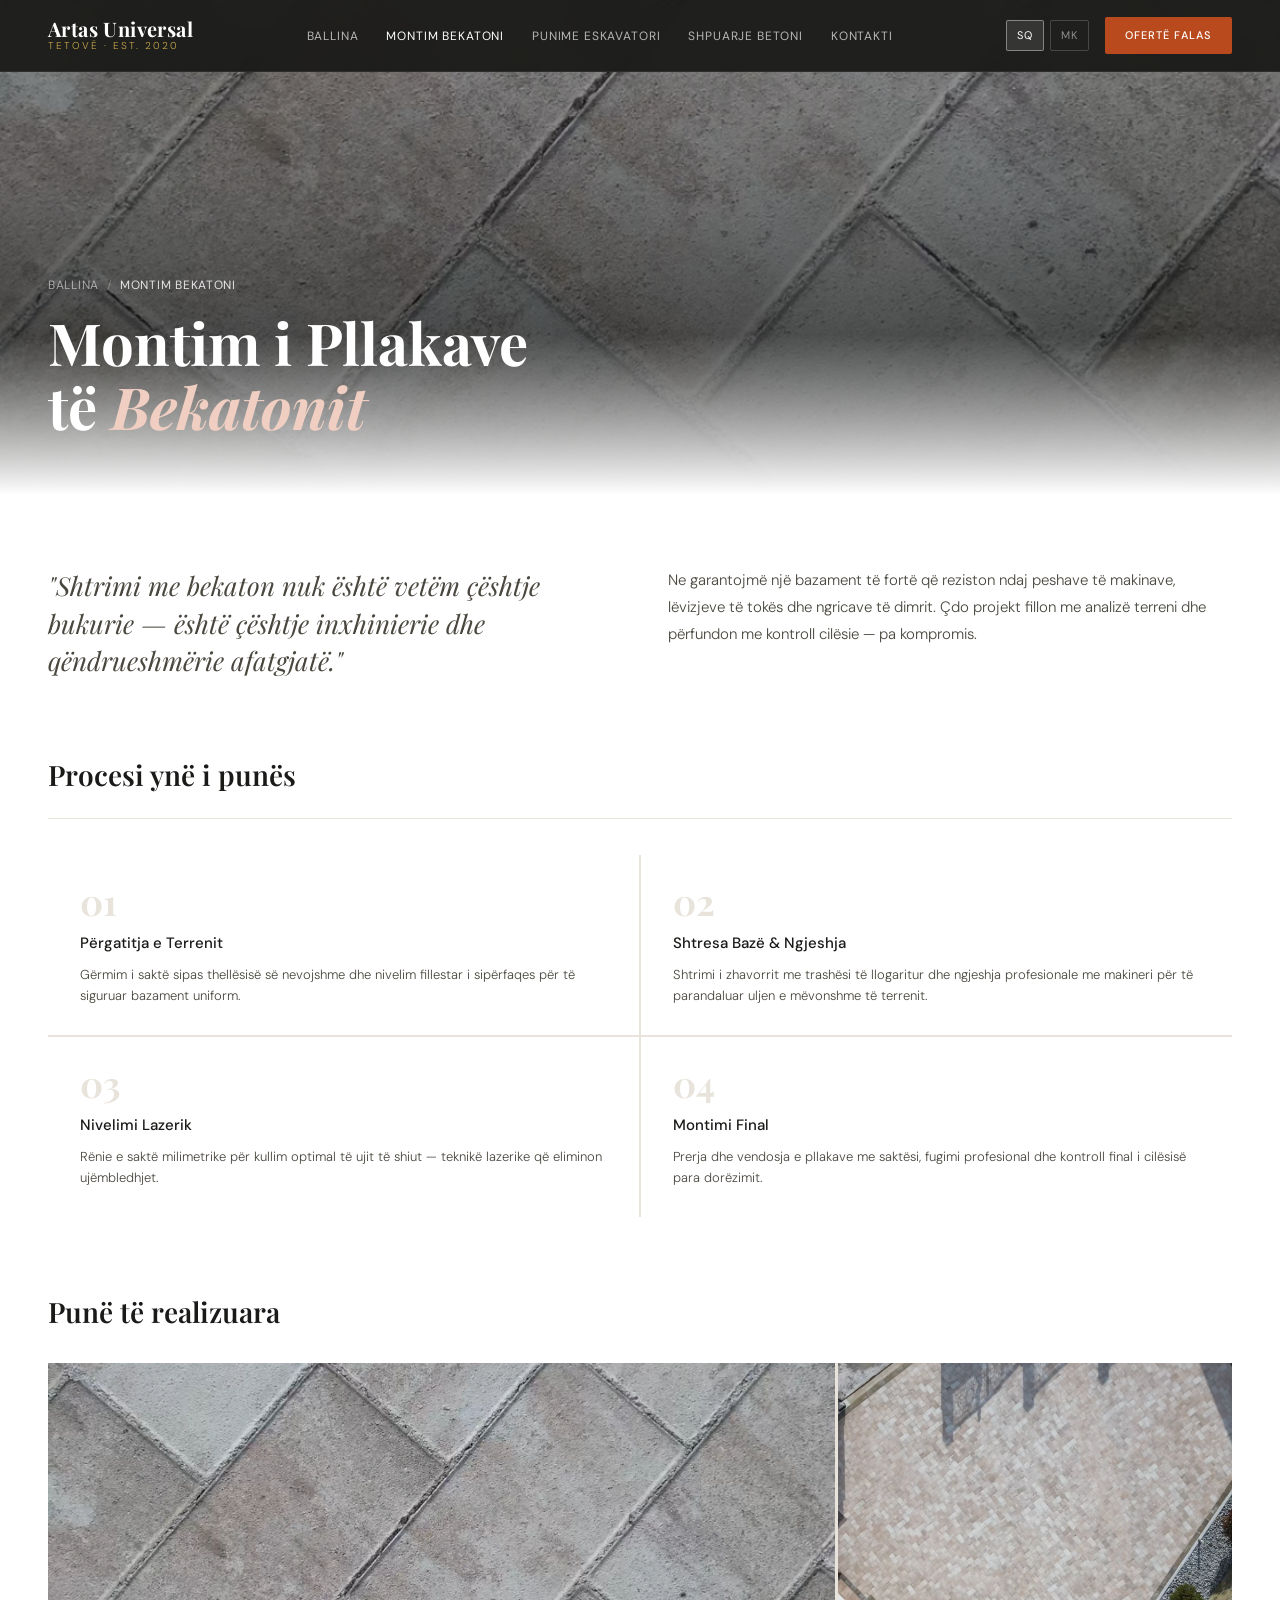
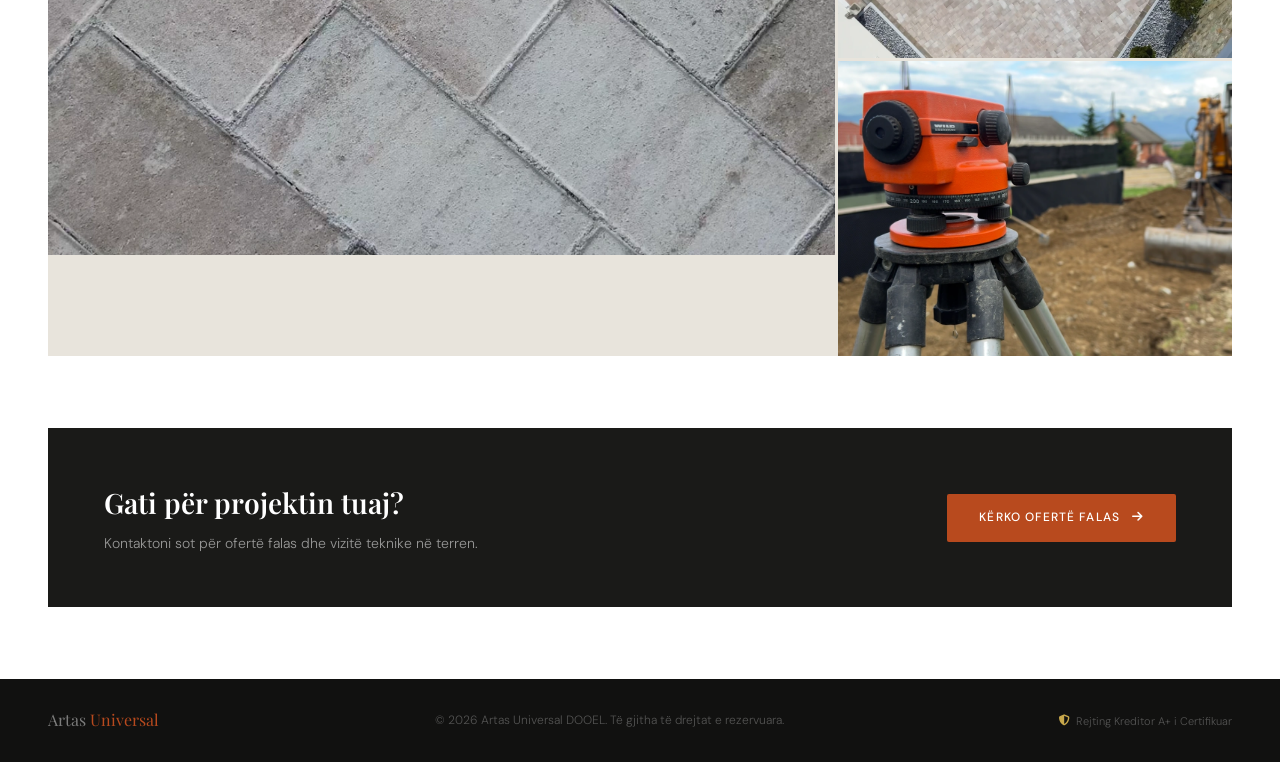
<file: sq/bekaton.html>
<!DOCTYPE html>
<html lang="sq">
<head>
  <meta charset="UTF-8">
  <meta name="viewport" content="width=device-width, initial-scale=1.0">
  <title>Montim Bekatoni — Artas Universal</title>
  <meta name="description" content="Shtrim profesional i pllakave të bekatonit. Nivelim lazerik, bazament i fortë, garanci cilësie. Artas Universal, Tetovë.">
  <link rel="stylesheet" href="../style.css">
  <link rel="stylesheet" href="https://cdnjs.cloudflare.com/ajax/libs/font-awesome/6.4.0/css/all.min.css">
</head>
<body>

<nav>
  <div class="nav-inner">
    <a href="index.html" class="logo-wrap">
      <span class="logo-main">Artas Universal</span>
      <span class="logo-sub">Tetovë · Est. 2020</span>
    </a>
    <ul class="nav-links">
      <li><a href="index.html">Ballina</a></li>
      <li><a href="bekaton.html" class="active">Montim Bekatoni</a></li>
      <li><a href="eskavator.html">Punime Eskavatori</a></li>
      <li><a href="shpuarje.html">Shpuarje Betoni</a></li>
      <li><a href="index.html#kontakti">Kontakti</a></li>
    </ul>
    <div class="nav-right">
      <div class="lang-switch">
        <a href="bekaton.html" class="lang-btn active">SQ</a>
        <a href="../mk/bekaton.html" class="lang-btn">MK</a>
      </div>
      <a href="index.html#kontakti" class="nav-cta">Ofertë Falas</a>
    </div>
  </div>
</nav>

<!-- HERO -->
<section class="service-hero" style="background-image: url('../IMG_2617.webp'); padding-top: calc(var(--nav-h) + 60px);">
  <div class="service-hero-inner">
    <div class="breadcrumb">
      <a href="index.html">Ballina</a>
      <span>/</span>
      <a href="bekaton.html" style="color:rgba(255,255,255,0.85);">Montim Bekatoni</a>
    </div>
    <h1>Montim i Pllakave<br>të <em>Bekatonit</em></h1>
  </div>
</section>

<!-- CONTENT -->
<section class="service-content">
  <div class="service-content-inner">

    <div class="intro-grid">
      <p class="intro-lead">"Shtrimi me bekaton nuk është vetëm çështje bukurie — është çështje inxhinierie dhe qëndrueshmërie afatgjatë."</p>
      <p class="intro-body">Ne garantojmë një bazament të fortë që reziston ndaj peshave të makinave, lëvizjeve të tokës dhe ngricave të dimrit. Çdo projekt fillon me analizë terreni dhe përfundon me kontroll cilësie — pa kompromis.</p>
    </div>

    <h3 class="process-title">Procesi ynë i punës</h3>
    <div class="process-steps">
      <div class="step">
        <div class="step-num">01</div>
        <h4>Përgatitja e Terrenit</h4>
        <p>Gërmim i saktë sipas thellësisë së nevojshme dhe nivelim fillestar i sipërfaqes për të siguruar bazament uniform.</p>
      </div>
      <div class="step">
        <div class="step-num">02</div>
        <h4>Shtresa Bazë & Ngjeshja</h4>
        <p>Shtrimi i zhavorrit me trashësi të llogaritur dhe ngjeshja profesionale me makineri për të parandaluar uljen e mëvonshme të terrenit.</p>
      </div>
      <div class="step">
        <div class="step-num">03</div>
        <h4>Nivelimi Lazerik</h4>
        <p>Rënie e saktë milimetrike për kullim optimal të ujit të shiut — teknikë lazerike që eliminon ujëmbledhjet.</p>
      </div>
      <div class="step">
        <div class="step-num">04</div>
        <h4>Montimi Final</h4>
        <p>Prerja dhe vendosja e pllakave me saktësi, fugimi profesional dhe kontroll final i cilësisë para dorëzimit.</p>
      </div>
    </div>

    <h3 class="gallery-title">Punë të realizuara</h3>
    <div class="gallery-grid">
      <img class="main-img" src="../IMG_2617.webp" alt="Projekt bekatoni i përfunduar">
      <div class="side-imgs">
        <img src="../IMG_2618.webp" alt="Detaj bekatoni">
        <img src="../IMG_2614.webp" alt="Punë ekipi">
      </div>
    </div>

    <div class="cta-strip">
      <div>
        <h3>Gati për projektin tuaj?</h3>
        <p>Kontaktoni sot për ofertë falas dhe vizitë teknike në terren.</p>
      </div>
      <a href="index.html#kontakti" class="btn-primary" style="white-space:nowrap;">Kërko Ofertë Falas <i class="fas fa-arrow-right" style="margin-left:8px;"></i></a>
    </div>

  </div>
</section>

<footer>
  <div class="footer-inner">
    <div class="footer-logo">Artas <span>Universal</span></div>
    <p>&copy; 2026 Artas Universal DOOEL. Të gjitha të drejtat e rezervuara.</p>
    <p class="footer-cert"><i class="fas fa-shield-alt"></i> Rejting Kreditor A+ i Certifikuar</p>
  </div>
</footer>

</body>
</html>
</file>
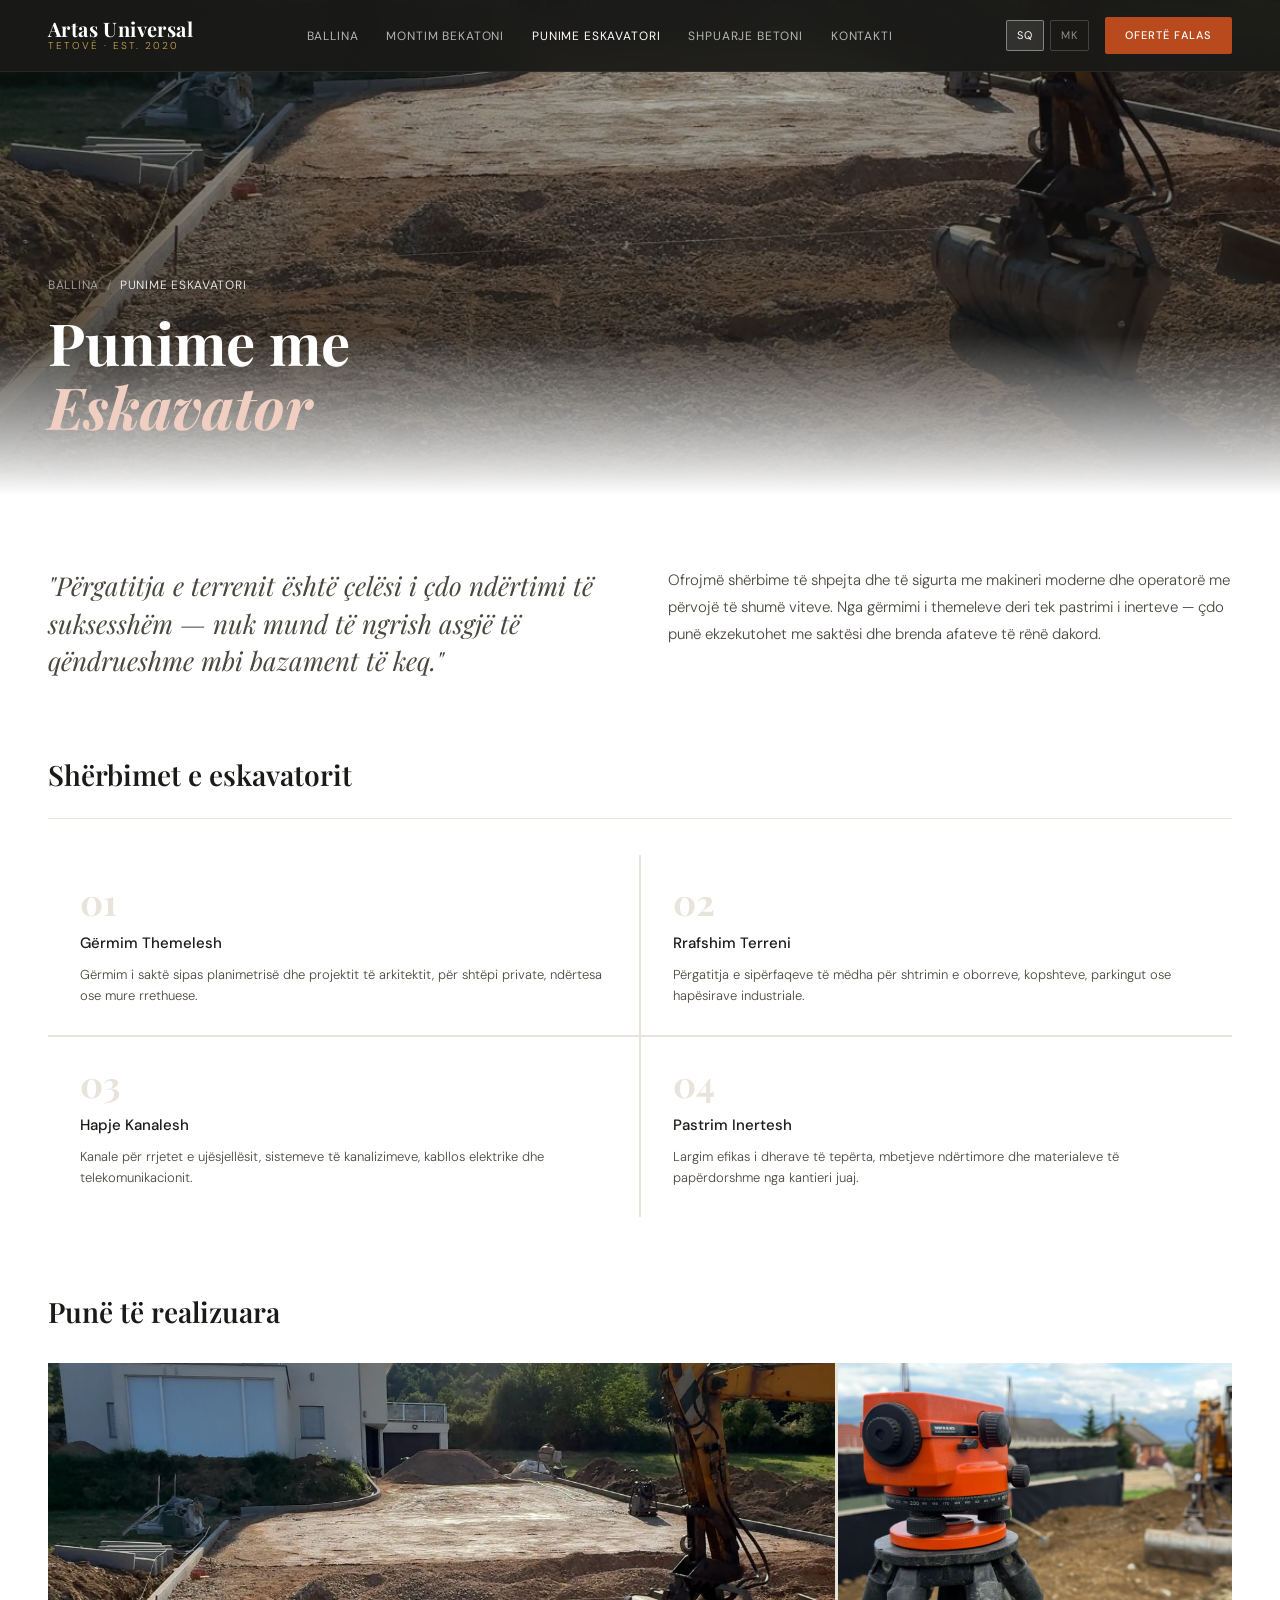
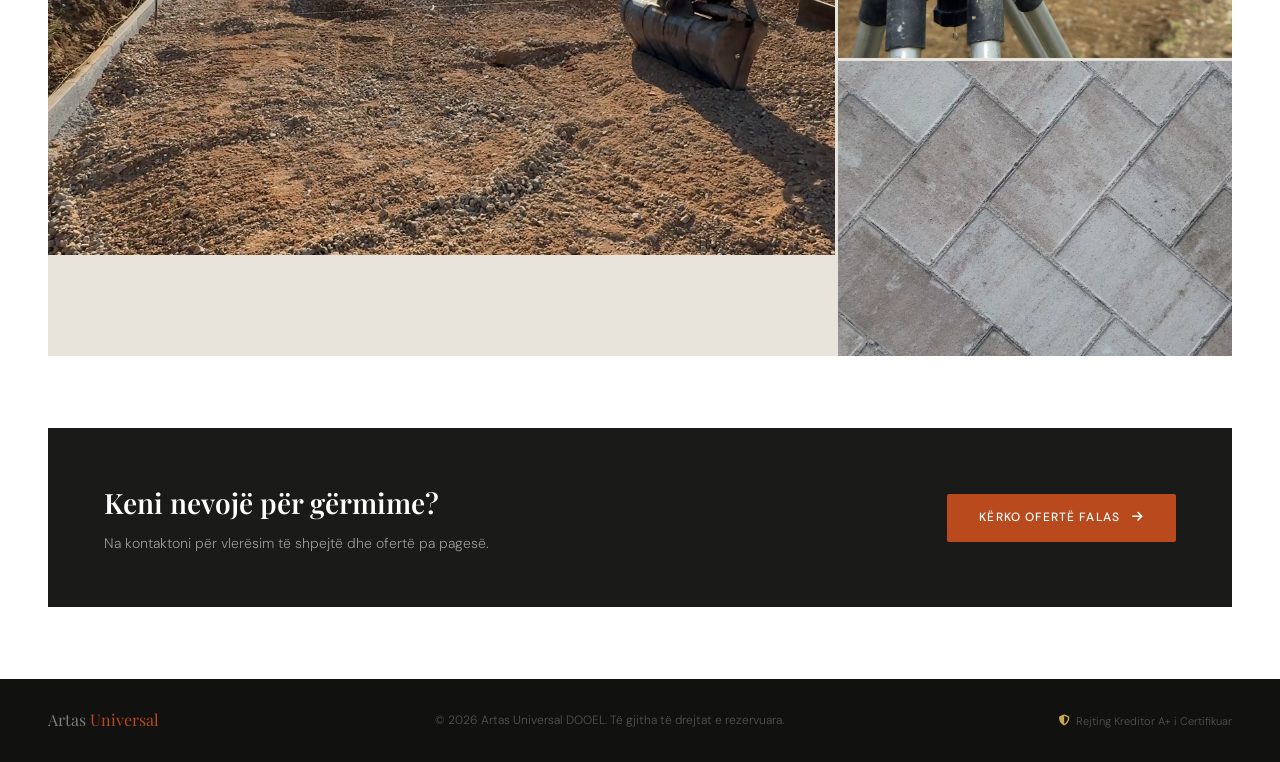
<file: sq/eskavator.html>
<!DOCTYPE html>
<html lang="sq">
<head>
  <meta charset="UTF-8">
  <meta name="viewport" content="width=device-width, initial-scale=1.0">
  <title>Punime me Eskavator — Artas Universal</title>
  <meta name="description" content="Gërmime themelesh, rrafshim terreni, hapje kanalesh. Makineri moderne, operatorë me përvojë. Artas Universal, Tetovë.">
  <link rel="stylesheet" href="../style.css">
  <link rel="stylesheet" href="https://cdnjs.cloudflare.com/ajax/libs/font-awesome/6.4.0/css/all.min.css">
</head>
<body>

<nav>
  <div class="nav-inner">
    <a href="index.html" class="logo-wrap">
      <span class="logo-main">Artas Universal</span>
      <span class="logo-sub">Tetovë · Est. 2020</span>
    </a>
    <ul class="nav-links">
      <li><a href="index.html">Ballina</a></li>
      <li><a href="bekaton.html">Montim Bekatoni</a></li>
      <li><a href="eskavator.html" class="active">Punime Eskavatori</a></li>
      <li><a href="shpuarje.html">Shpuarje Betoni</a></li>
      <li><a href="index.html#kontakti">Kontakti</a></li>
    </ul>
    <div class="nav-right">
      <div class="lang-switch">
        <a href="eskavator.html" class="lang-btn active">SQ</a>
        <a href="../mk/eskavator.html" class="lang-btn">MK</a>
      </div>
      <a href="index.html#kontakti" class="nav-cta">Ofertë Falas</a>
    </div>
  </div>
</nav>

<!-- HERO -->
<section class="service-hero" style="background-image: url('../IMG_2612.webp'); padding-top: calc(var(--nav-h) + 60px);">
  <div class="service-hero-inner">
    <div class="breadcrumb">
      <a href="index.html">Ballina</a>
      <span>/</span>
      <a href="eskavator.html" style="color:rgba(255,255,255,0.85);">Punime Eskavatori</a>
    </div>
    <h1>Punime me<br><em>Eskavator</em></h1>
  </div>
</section>

<!-- CONTENT -->
<section class="service-content">
  <div class="service-content-inner">

    <div class="intro-grid">
      <p class="intro-lead">"Përgatitja e terrenit është çelësi i çdo ndërtimi të suksesshëm — nuk mund të ngrish asgjë të qëndrueshme mbi bazament të keq."</p>
      <p class="intro-body">Ofrojmë shërbime të shpejta dhe të sigurta me makineri moderne dhe operatorë me përvojë të shumë viteve. Nga gërmimi i themeleve deri tek pastrimi i inerteve — çdo punë ekzekutohet me saktësi dhe brenda afateve të rënë dakord.</p>
    </div>

    <h3 class="process-title">Shërbimet e eskavatorit</h3>
    <div class="process-steps">
      <div class="step">
        <div class="step-num">01</div>
        <h4>Gërmim Themelesh</h4>
        <p>Gërmim i saktë sipas planimetrisë dhe projektit të arkitektit, për shtëpi private, ndërtesa ose mure rrethuese.</p>
      </div>
      <div class="step">
        <div class="step-num">02</div>
        <h4>Rrafshim Terreni</h4>
        <p>Përgatitja e sipërfaqeve të mëdha për shtrimin e oborreve, kopshteve, parkingut ose hapësirave industriale.</p>
      </div>
      <div class="step">
        <div class="step-num">03</div>
        <h4>Hapje Kanalesh</h4>
        <p>Kanale për rrjetet e ujësjellësit, sistemeve të kanalizimeve, kabllos elektrike dhe telekomunikacionit.</p>
      </div>
      <div class="step">
        <div class="step-num">04</div>
        <h4>Pastrim Inertesh</h4>
        <p>Largim efikas i dherave të tepërta, mbetjeve ndërtimore dhe materialeve të papërdorshme nga kantieri juaj.</p>
      </div>
    </div>

    <h3 class="gallery-title">Punë të realizuara</h3>
    <div class="gallery-grid">
      <img class="main-img" src="../IMG_2612.webp" alt="Gërmim me eskavator">
      <div class="side-imgs">
        <img src="../IMG_2614.webp" alt="Terreno i përgatitur">
        <img src="../IMG_2617.webp" alt="Projekt i kompletuar">
      </div>
    </div>

    <div class="cta-strip">
      <div>
        <h3>Keni nevojë për gërmime?</h3>
        <p>Na kontaktoni për vlerësim të shpejtë dhe ofertë pa pagesë.</p>
      </div>
      <a href="index.html#kontakti" class="btn-primary" style="white-space:nowrap;">Kërko Ofertë Falas <i class="fas fa-arrow-right" style="margin-left:8px;"></i></a>
    </div>

  </div>
</section>

<footer>
  <div class="footer-inner">
    <div class="footer-logo">Artas <span>Universal</span></div>
    <p>&copy; 2026 Artas Universal DOOEL. Të gjitha të drejtat e rezervuara.</p>
    <p class="footer-cert"><i class="fas fa-shield-alt"></i> Rejting Kreditor A+ i Certifikuar</p>
  </div>
</footer>

</body>
</html>
</file>
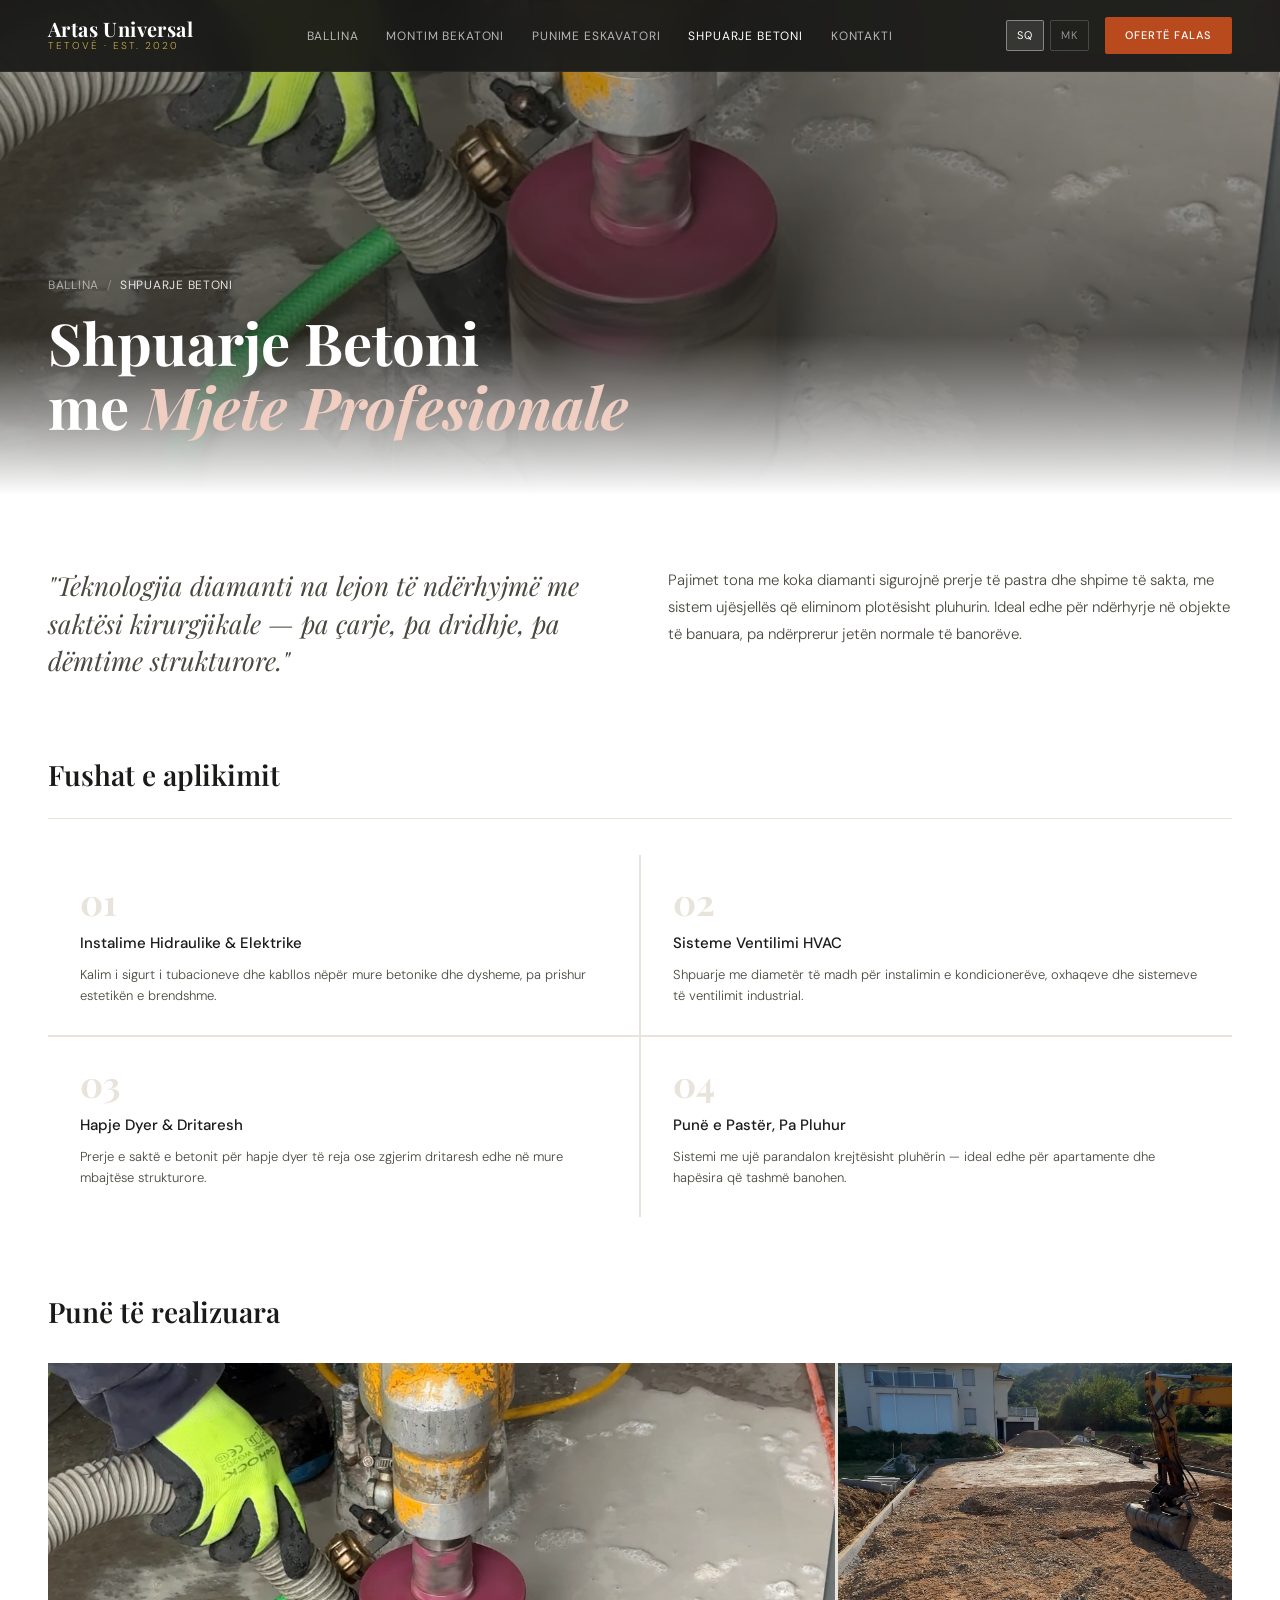
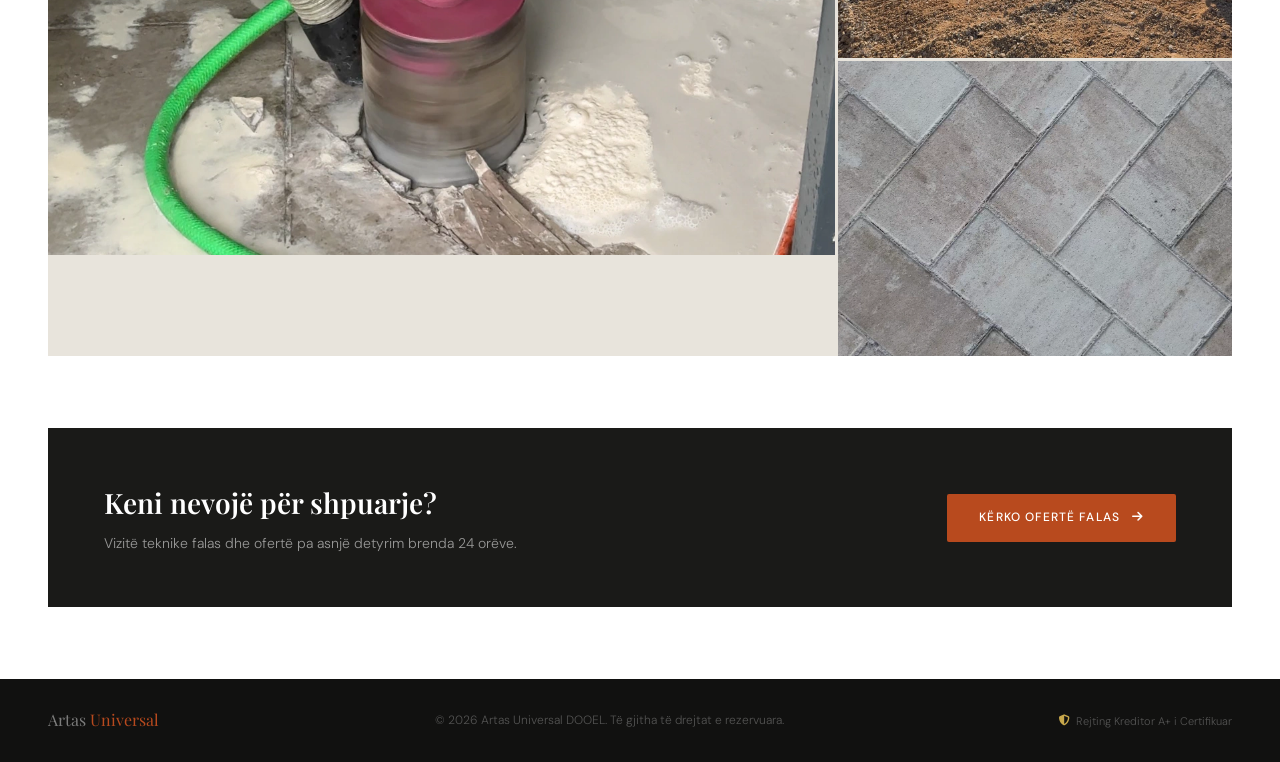
<file: sq/shpuarje.html>
<!DOCTYPE html>
<html lang="sq">
<head>
  <meta charset="UTF-8">
  <meta name="viewport" content="width=device-width, initial-scale=1.0">
  <title>Shpuarje Betoni — Artas Universal</title>
  <meta name="description" content="Shpuarje dhe prerje betoni me teknologji diamanti. Pa pluhur, pa dridhje. Artas Universal, Tetovë.">
  <link rel="stylesheet" href="../style.css">
  <link rel="stylesheet" href="https://cdnjs.cloudflare.com/ajax/libs/font-awesome/6.4.0/css/all.min.css">
</head>
<body>

<nav>
  <div class="nav-inner">
    <a href="index.html" class="logo-wrap">
      <span class="logo-main">Artas Universal</span>
      <span class="logo-sub">Tetovë · Est. 2020</span>
    </a>
    <ul class="nav-links">
      <li><a href="index.html">Ballina</a></li>
      <li><a href="bekaton.html">Montim Bekatoni</a></li>
      <li><a href="eskavator.html">Punime Eskavatori</a></li>
      <li><a href="shpuarje.html" class="active">Shpuarje Betoni</a></li>
      <li><a href="index.html#kontakti">Kontakti</a></li>
    </ul>
    <div class="nav-right">
      <div class="lang-switch">
        <a href="shpuarje.html" class="lang-btn active">SQ</a>
        <a href="../mk/shpuarje.html" class="lang-btn">MK</a>
      </div>
      <a href="index.html#kontakti" class="nav-cta">Ofertë Falas</a>
    </div>
  </div>
</nav>

<!-- HERO -->
<section class="service-hero" style="background-image: url('../IMG_2616.webp'); padding-top: calc(var(--nav-h) + 60px);">
  <div class="service-hero-inner">
    <div class="breadcrumb">
      <a href="index.html">Ballina</a>
      <span>/</span>
      <a href="shpuarje.html" style="color:rgba(255,255,255,0.85);">Shpuarje Betoni</a>
    </div>
    <h1>Shpuarje Betoni<br>me <em>Mjete Profesionale</em></h1>
  </div>
</section>

<!-- CONTENT -->
<section class="service-content">
  <div class="service-content-inner">

    <div class="intro-grid">
      <p class="intro-lead">"Teknologjia diamanti na lejon të ndërhyjmë me saktësi kirurgjikale — pa çarje, pa dridhje, pa dëmtime strukturore."</p>
      <p class="intro-body">Pajimet tona me koka diamanti sigurojnë prerje të pastra dhe shpime të sakta, me sistem ujësjellës që eliminom plotësisht pluhurin. Ideal edhe për ndërhyrje në objekte të banuara, pa ndërprerur jetën normale të banorëve.</p>
    </div>

    <h3 class="process-title">Fushat e aplikimit</h3>
    <div class="process-steps">
      <div class="step">
        <div class="step-num">01</div>
        <h4>Instalime Hidraulike & Elektrike</h4>
        <p>Kalim i sigurt i tubacioneve dhe kabllos nëpër mure betonike dhe dysheme, pa prishur estetikën e brendshme.</p>
      </div>
      <div class="step">
        <div class="step-num">02</div>
        <h4>Sisteme Ventilimi HVAC</h4>
        <p>Shpuarje me diametër të madh për instalimin e kondicionerëve, oxhaqeve dhe sistemeve të ventilimit industrial.</p>
      </div>
      <div class="step">
        <div class="step-num">03</div>
        <h4>Hapje Dyer & Dritaresh</h4>
        <p>Prerje e saktë e betonit për hapje dyer të reja ose zgjerim dritaresh edhe në mure mbajtëse strukturore.</p>
      </div>
      <div class="step">
        <div class="step-num">04</div>
        <h4>Punë e Pastër, Pa Pluhur</h4>
        <p>Sistemi me ujë parandalon krejtësisht pluhërin — ideal edhe për apartamente dhe hapësira që tashmë banohen.</p>
      </div>
    </div>

    <h3 class="gallery-title">Punë të realizuara</h3>
    <div class="gallery-grid">
      <img class="main-img" src="../IMG_2616.webp" alt="Shpuarje betoni profesionale">
      <div class="side-imgs">
        <img src="../IMG_2612.webp" alt="Prerje betoni">
        <img src="../IMG_2617.webp" alt="Punë e pastër">
      </div>
    </div>

    <div class="cta-strip">
      <div>
        <h3>Keni nevojë për shpuarje?</h3>
        <p>Vizitë teknike falas dhe ofertë pa asnjë detyrim brenda 24 orëve.</p>
      </div>
      <a href="index.html#kontakti" class="btn-primary" style="white-space:nowrap;">Kërko Ofertë Falas <i class="fas fa-arrow-right" style="margin-left:8px;"></i></a>
    </div>

  </div>
</section>

<footer>
  <div class="footer-inner">
    <div class="footer-logo">Artas <span>Universal</span></div>
    <p>&copy; 2026 Artas Universal DOOEL. Të gjitha të drejtat e rezervuara.</p>
    <p class="footer-cert"><i class="fas fa-shield-alt"></i> Rejting Kreditor A+ i Certifikuar</p>
  </div>
</footer>

</body>
</html>
</file>
<file: style.css>
@import url('https://fonts.googleapis.com/css2?family=Playfair+Display:ital,wght@0,400;0,600;0,700;1,400;1,600&family=DM+Sans:ital,wght@0,300;0,400;0,500;1,300&display=swap');

:root {
  --ink: #1a1a18;
  --bone: #f5f2ec;
  --rust: #b84a1e;
  --rust-dark: #8c3614;
  --rust-light: #f0cfc2;
  --stone: #4a473f;
  --sand: #e8e4dc;
  --gold: #c8a84b;
  --white: #ffffff;
  --nav-h: 72px;
}

* { margin: 0; padding: 0; box-sizing: border-box; }
html { scroll-behavior: smooth; font-size: 16px; }
body { font-family: 'DM Sans', sans-serif; background: var(--bone); color: var(--ink); line-height: 1.65; }

/* ── NAV ── */
nav {
  position: fixed; top: 0; left: 0; right: 0; z-index: 100;
  height: var(--nav-h);
  display: flex; align-items: center;
  padding: 0 48px;
  background: rgba(26,26,24,0.94);
  backdrop-filter: blur(14px);
  border-bottom: 1px solid rgba(255,255,255,0.06);
}
.nav-inner { max-width: 1200px; width: 100%; margin: 0 auto; display: flex; justify-content: space-between; align-items: center; gap: 24px; }
.logo-wrap { display: flex; flex-direction: column; line-height: 1; text-decoration: none; flex-shrink: 0; }
.logo-main { font-family: 'Playfair Display', serif; font-size: 20px; font-weight: 700; color: #fff; letter-spacing: 0.02em; }
.logo-sub { font-size: 10px; letter-spacing: 0.2em; text-transform: uppercase; color: var(--gold); font-weight: 300; margin-top: 2px; }
.nav-links { display: flex; gap: 28px; list-style: none; flex-wrap: wrap; }
.nav-links a { color: rgba(255,255,255,0.68); text-decoration: none; font-size: 12px; letter-spacing: 0.07em; text-transform: uppercase; font-weight: 400; transition: color 0.2s; white-space: nowrap; }
.nav-links a:hover, .nav-links a.active { color: #fff; }
.nav-right { display: flex; align-items: center; gap: 16px; flex-shrink: 0; }
.lang-switch { display: flex; gap: 6px; }
.lang-btn { background: transparent; border: 1px solid rgba(255,255,255,0.18); color: rgba(255,255,255,0.5); padding: 5px 10px; font-size: 11px; letter-spacing: 0.08em; text-transform: uppercase; cursor: pointer; text-decoration: none; border-radius: 2px; font-family: 'DM Sans', sans-serif; transition: all 0.2s; }
.lang-btn:hover, .lang-btn.active { background: rgba(255,255,255,0.1); color: #fff; border-color: rgba(255,255,255,0.4); }
.nav-cta { background: var(--rust); color: #fff; padding: 9px 20px; border-radius: 2px; text-decoration: none; font-size: 11px; letter-spacing: 0.1em; text-transform: uppercase; font-weight: 500; transition: background 0.2s; white-space: nowrap; }
.nav-cta:hover { background: var(--rust-dark); }

/* ── HERO (Main Page) ── */
.hero {
  min-height: 100vh;
  background: linear-gradient(165deg, rgba(26,26,24,0.82) 0%, rgba(26,26,24,0.5) 100%), url('../IMG_2618.webp') center/cover no-repeat;
  display: flex; align-items: flex-end;
  padding: 0 48px 80px;
  position: relative;
}
.hero::before {
  content: ''; position: absolute; bottom: 0; left: 0; right: 0; height: 220px;
  background: linear-gradient(to top, var(--bone), transparent);
}
.hero-inner { max-width: 1200px; width: 100%; margin: 0 auto; position: relative; z-index: 1; }
.hero-badge { display: inline-flex; align-items: center; gap: 8px; background: rgba(200,168,75,0.15); border: 1px solid rgba(200,168,75,0.4); color: var(--gold); font-size: 11px; letter-spacing: 0.15em; text-transform: uppercase; padding: 6px 16px; border-radius: 2px; margin-bottom: 28px; font-weight: 500; }
.hero h1 { font-family: 'Playfair Display', serif; font-size: clamp(42px, 6vw, 78px); font-weight: 700; color: #fff; line-height: 1.08; max-width: 740px; margin-bottom: 24px; }
.hero h1 em { font-style: italic; color: var(--rust-light); }
.hero-desc { color: rgba(255,255,255,0.72); font-size: 17px; font-weight: 300; max-width: 560px; margin-bottom: 36px; line-height: 1.75; }
.hero-actions { display: flex; gap: 14px; flex-wrap: wrap; }

/* ── SERVICE HERO (Inner pages) ── */
.service-hero {
  height: 55vh; min-height: 400px;
  display: flex; align-items: flex-end;
  padding: 0 48px 56px;
  position: relative;
  background-size: cover; background-position: center;
}
.service-hero::before {
  content: ''; position: absolute; inset: 0;
  background: linear-gradient(to top, rgba(26,26,24,0.90) 0%, rgba(26,26,24,0.45) 60%, rgba(26,26,24,0.25) 100%);
}
.service-hero::after {
  content: ''; position: absolute; bottom: 0; left: 0; right: 0; height: 160px;
  background: linear-gradient(to top, var(--white), transparent);
}
.service-hero-inner { max-width: 1200px; width: 100%; margin: 0 auto; position: relative; z-index: 1; }
.breadcrumb { display: flex; align-items: center; gap: 8px; margin-bottom: 16px; }
.breadcrumb a { font-size: 12px; color: rgba(255,255,255,0.55); text-decoration: none; letter-spacing: 0.06em; text-transform: uppercase; transition: color 0.2s; }
.breadcrumb a:hover { color: rgba(255,255,255,0.85); }
.breadcrumb span { font-size: 12px; color: rgba(255,255,255,0.3); }
.service-hero h1 { font-family: 'Playfair Display', serif; font-size: clamp(32px, 5vw, 58px); font-weight: 700; color: #fff; line-height: 1.1; max-width: 680px; }
.service-hero h1 em { font-style: italic; color: var(--rust-light); }

/* ── BUTTONS ── */
.btn-primary { background: var(--rust); color: #fff; padding: 14px 32px; text-decoration: none; font-size: 12px; letter-spacing: 0.09em; text-transform: uppercase; font-weight: 500; border-radius: 2px; transition: all 0.2s; display: inline-block; border: none; cursor: pointer; font-family: 'DM Sans', sans-serif; }
.btn-primary:hover { background: var(--rust-dark); transform: translateY(-2px); }
.btn-ghost { background: transparent; color: #fff; padding: 14px 32px; text-decoration: none; font-size: 12px; letter-spacing: 0.09em; text-transform: uppercase; font-weight: 400; border-radius: 2px; border: 1px solid rgba(255,255,255,0.35); transition: all 0.2s; display: inline-block; }
.btn-ghost:hover { background: rgba(255,255,255,0.08); }
.btn-outline { background: transparent; color: var(--rust); padding: 12px 28px; text-decoration: none; font-size: 12px; letter-spacing: 0.09em; text-transform: uppercase; font-weight: 500; border-radius: 2px; border: 1px solid var(--rust); transition: all 0.2s; display: inline-block; }
.btn-outline:hover { background: var(--rust); color: #fff; }

/* ── TYPOGRAPHY HELPERS ── */
.overline { font-size: 11px; letter-spacing: 0.2em; text-transform: uppercase; color: var(--rust); font-weight: 500; margin-bottom: 12px; display: block; }
.section-title { font-family: 'Playfair Display', serif; font-size: clamp(28px, 4vw, 44px); font-weight: 600; color: var(--ink); line-height: 1.2; margin-bottom: 48px; }

/* ── SERVICES GRID (Main page) ── */
.services-section { max-width: 1200px; margin: 72px auto 0; padding: 0 48px; }
.services-grid { display: grid; grid-template-columns: repeat(3, 1fr); gap: 1px; background: var(--sand); border: 1px solid var(--sand); margin-bottom: 80px; }
.service-tile { background: var(--bone); padding: 40px 32px; text-decoration: none; color: inherit; display: block; transition: background 0.2s; }
.service-tile:hover { background: var(--white); }
.service-tile:hover .tile-arrow { transform: translate(3px,-3px); }
.tile-num { font-size: 11px; letter-spacing: 0.15em; color: var(--rust); font-weight: 500; margin-bottom: 28px; display: block; }
.tile-icon i { font-size: 26px; color: var(--stone); }
.tile-icon { margin-bottom: 20px; }
.service-tile h3 { font-family: 'Playfair Display', serif; font-size: 22px; font-weight: 600; margin-bottom: 10px; line-height: 1.2; }
.service-tile p { color: var(--stone); font-size: 14px; line-height: 1.65; font-weight: 300; margin-bottom: 24px; }
.tile-arrow { display: inline-block; font-size: 18px; color: var(--rust); transition: transform 0.22s; }

/* ── SERVICE DETAIL CONTENT (Inner pages) ── */
.service-content { background: var(--white); padding: 72px 48px; }
.service-content-inner { max-width: 1200px; margin: 0 auto; }
.intro-grid { display: grid; grid-template-columns: 1fr 1fr; gap: 56px; align-items: start; margin-bottom: 72px; }
.intro-lead { font-family: 'Playfair Display', serif; font-size: clamp(20px, 2.5vw, 26px); font-weight: 400; font-style: italic; color: var(--stone); line-height: 1.45; }
.intro-body { color: var(--stone); font-size: 15px; font-weight: 300; line-height: 1.8; }

.process-title { font-family: 'Playfair Display', serif; font-size: 28px; font-weight: 600; margin-bottom: 36px; padding-bottom: 20px; border-bottom: 1px solid var(--sand); }
.process-steps { display: grid; grid-template-columns: repeat(2, 1fr); gap: 2px; background: var(--sand); margin-bottom: 72px; }
.step { background: var(--white); padding: 28px 32px; }
.step-num { font-size: 36px; font-family: 'Playfair Display', serif; color: var(--sand); font-weight: 700; line-height: 1; margin-bottom: 12px; }
.step h4 { font-size: 15px; font-weight: 500; margin-bottom: 8px; }
.step p { font-size: 13px; color: var(--stone); font-weight: 300; line-height: 1.65; }

.gallery-title { font-family: 'Playfair Display', serif; font-size: 28px; font-weight: 600; margin-bottom: 28px; }
.gallery-grid { display: grid; grid-template-columns: 2fr 1fr; gap: 3px; background: var(--sand); margin-bottom: 72px; }
.gallery-grid img { width: 100%; object-fit: cover; display: block; background: var(--sand); }
.gallery-grid .main-img { aspect-ratio: 16/10; }
.gallery-grid .side-imgs { display: grid; grid-template-rows: 1fr 1fr; gap: 3px; }
.gallery-grid .side-imgs img { aspect-ratio: 4/3; height: 100%; }

.cta-strip { background: var(--ink); padding: 52px 56px; display: flex; align-items: center; justify-content: space-between; gap: 32px; flex-wrap: wrap; }
.cta-strip h3 { font-family: 'Playfair Display', serif; font-size: clamp(20px, 2.5vw, 28px); color: #fff; font-weight: 600; }
.cta-strip p { color: rgba(255,255,255,0.55); font-size: 14px; font-weight: 300; margin-top: 6px; }

/* ── ABOUT STRIP (Main page) ── */
.about-section { background: var(--bone); padding: 80px 48px; }
.about-inner { max-width: 1200px; margin: 0 auto; display: grid; grid-template-columns: 1fr 1fr; gap: 64px; align-items: center; }
.about-img-wrap { position: relative; }
.about-img-wrap img { width: 100%; aspect-ratio: 3/4; object-fit: cover; background: var(--sand); display: block; }
.about-badge { position: absolute; bottom: 24px; left: -24px; background: var(--ink); color: #fff; padding: 22px 26px; max-width: 230px; }
.about-badge .badge-label { font-size: 10px; letter-spacing: 0.15em; text-transform: uppercase; color: var(--gold); margin-bottom: 6px; font-weight: 500; }
.about-badge .badge-title { font-family: 'Playfair Display', serif; font-size: 18px; font-weight: 600; line-height: 1.2; }
.about-badge .badge-sub { font-size: 12px; color: rgba(255,255,255,0.6); margin-top: 4px; font-weight: 300; }
.about-text .overline { margin-bottom: 12px; }
.about-text h2 { font-family: 'Playfair Display', serif; font-size: clamp(24px, 3vw, 38px); font-weight: 600; margin-bottom: 20px; line-height: 1.2; }
.about-text > p { color: var(--stone); font-weight: 300; font-size: 15px; margin-bottom: 28px; line-height: 1.8; }
.cert-block { background: #fff; border-left: 3px solid var(--gold); padding: 20px 24px; margin-bottom: 32px; }
.cert-block h4 { font-size: 14px; font-weight: 500; margin-bottom: 6px; display: flex; align-items: center; gap: 8px; }
.cert-block h4 i { color: var(--gold); }
.cert-block p { font-size: 13px; color: var(--stone); font-weight: 300; line-height: 1.65; }

/* ── CONTACT ── */
.contact-section { background: var(--ink); padding: 80px 48px; }
.contact-inner { max-width: 1200px; margin: 0 auto; display: grid; grid-template-columns: 1fr 1fr; gap: 64px; }
.contact-left .overline { color: var(--rust-light); }
.contact-left h2 { font-family: 'Playfair Display', serif; font-size: clamp(24px, 3vw, 38px); font-weight: 600; color: #fff; margin-bottom: 18px; line-height: 1.2; }
.contact-left > p { color: rgba(255,255,255,0.58); font-weight: 300; font-size: 15px; margin-bottom: 40px; line-height: 1.75; }
.contact-items { display: flex; flex-direction: column; gap: 16px; margin-bottom: 36px; }
.ci { display: flex; align-items: center; gap: 16px; }
.ci-icon { width: 40px; height: 40px; border: 1px solid rgba(255,255,255,0.12); border-radius: 2px; display: flex; align-items: center; justify-content: center; flex-shrink: 0; }
.ci-icon i { color: var(--rust-light); font-size: 14px; }
.ci-text span { display: block; font-size: 10px; letter-spacing: 0.14em; text-transform: uppercase; color: rgba(255,255,255,0.38); margin-bottom: 2px; }
.ci-text strong { color: #fff; font-size: 14px; font-weight: 400; }
.social-row { display: flex; gap: 10px; }
.soc-btn { width: 40px; height: 40px; border: 1px solid rgba(255,255,255,0.14); border-radius: 2px; display: flex; align-items: center; justify-content: center; color: rgba(255,255,255,0.55); text-decoration: none; transition: all 0.2s; font-size: 15px; }
.soc-btn:hover { background: rgba(255,255,255,0.08); color: #fff; }
.contact-form-wrap { background: rgba(255,255,255,0.04); border: 1px solid rgba(255,255,255,0.08); padding: 36px; }
.form-row { display: grid; grid-template-columns: 1fr 1fr; gap: 12px; }
.form-group { display: flex; flex-direction: column; gap: 6px; margin-bottom: 14px; }
.form-group label { font-size: 10px; letter-spacing: 0.14em; text-transform: uppercase; color: rgba(255,255,255,0.38); }
.form-group input, .form-group textarea { background: rgba(255,255,255,0.06); border: 1px solid rgba(255,255,255,0.12); color: #fff; padding: 12px 14px; font-size: 14px; font-family: 'DM Sans', sans-serif; border-radius: 2px; width: 100%; outline: none; transition: border-color 0.2s; }
.form-group input::placeholder, .form-group textarea::placeholder { color: rgba(255,255,255,0.28); }
.form-group input:focus, .form-group textarea:focus { border-color: rgba(255,255,255,0.35); }
.form-group textarea { min-height: 110px; resize: vertical; }
.form-submit { width: 100%; background: var(--rust); color: #fff; padding: 14px; border: none; font-size: 12px; letter-spacing: 0.1em; text-transform: uppercase; font-weight: 500; cursor: pointer; font-family: 'DM Sans', sans-serif; border-radius: 2px; transition: background 0.2s; }
.form-submit:hover { background: var(--rust-dark); }

/* ── FOOTER ── */
footer { background: #111110; padding: 28px 48px; }
.footer-inner { max-width: 1200px; margin: 0 auto; display: flex; align-items: center; justify-content: space-between; flex-wrap: wrap; gap: 12px; }
.footer-logo { font-family: 'Playfair Display', serif; font-size: 16px; color: rgba(255,255,255,0.45); }
.footer-logo span { color: var(--rust); }
footer p { font-size: 12px; color: rgba(255,255,255,0.28); font-weight: 300; }
.footer-cert { font-size: 11px; color: rgba(255,255,255,0.28); display: flex; align-items: center; gap: 6px; }
.footer-cert i { color: var(--gold); }

/* ── RESPONSIVE ── */
@media (max-width: 960px) {
  nav { padding: 0 20px; }
  .nav-links { display: none; }
  .hero { padding: 0 20px 56px; }
  .services-section { padding: 0 20px; }
  .services-grid { grid-template-columns: 1fr; }
  .service-hero { padding: 0 20px 40px; height: auto; min-height: 340px; padding-top: calc(var(--nav-h) + 40px); }
  .service-content { padding: 48px 20px; }
  .intro-grid { grid-template-columns: 1fr; gap: 24px; }
  .process-steps { grid-template-columns: 1fr; }
  .gallery-grid { grid-template-columns: 1fr; }
  .gallery-grid .side-imgs { grid-template-rows: none; grid-template-columns: 1fr 1fr; }
  .gallery-grid .side-imgs img { aspect-ratio: 4/3; height: auto; }
  .cta-strip { padding: 36px 24px; flex-direction: column; align-items: flex-start; }
  .about-section { padding: 56px 20px; }
  .about-inner { grid-template-columns: 1fr; }
  .about-badge { left: 0; position: relative; bottom: auto; max-width: 100%; margin-top: 16px; }
  .contact-section { padding: 56px 20px; }
  .contact-inner { grid-template-columns: 1fr; }
  .form-row { grid-template-columns: 1fr; }
  footer { padding: 24px 20px; }
}
</file>
